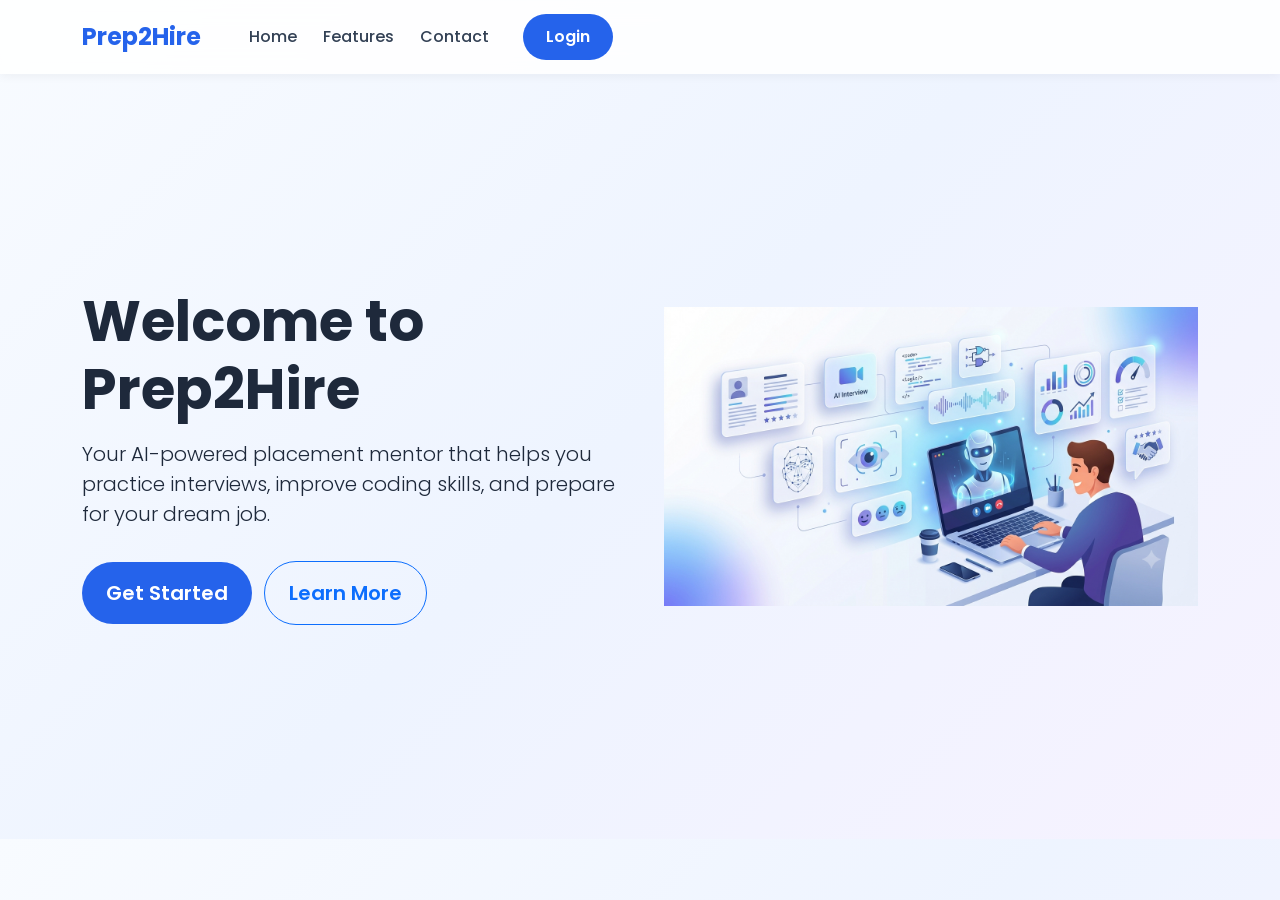
<file: index.html>
<!DOCTYPE html>
<html lang="en">
<head>
    <meta charset="UTF-8">
    <meta name="viewport" content="width=device-width, initial-scale=1.0">
    <title>Prep2Hire</title>

    <!-- Bootstrap CSS -->
    <link href="https://cdn.jsdelivr.net/npm/bootstrap@5.3.7/dist/css/bootstrap.min.css" rel="stylesheet">

    <!-- Custom CSS -->
    <link rel="stylesheet" href="css/style.css">
</head>
<body>

    <!-- Navbar -->
    <nav class="navbar navbar-expand-lg custom-navbar">
        <div class="container">

            <!-- Logo -->
            <a class="navbar-brand fw-bold logo-text" href="#">
                Prep2Hire
            </a>

            <!-- Mobile Toggle -->
            <button class="navbar-toggler" type="button" data-bs-toggle="collapse" data-bs-target="#navbar">
                <span class="navbar-toggler-icon"></span>
            </button>

            <!-- Menu -->
            <div class="collapse navbar-collapse" id="navbar">

                <ul class="navbar-nav ms-4 align-items-lg-center">

                    <li class="nav-item">
                        <a class="nav-link active" href="#">Home</a>
                    </li>

                    <li class="nav-item">
                        <a class="nav-link" href="#">Features</a>
                    </li>

                    <li class="nav-item">
                        <a class="nav-link" href="#">Contact</a>
                    </li>

                    <li class="nav-item ms-lg-3">
                        <a class="btn login-btn" href="pages/login.html">Login</a>
                    </li>

                </ul>

            </div>

        </div>
    </nav>
    <!-- Hero Section -->

<section class="container py-5 hero-section">

    <div class="row align-items-center g-5">
        <!-- Left Side -->

        <div class="col-md-6">

            <h1 class="display-4 fw-bold">
                Welcome to Prep2Hire
            </h1>

            <p class="lead mt-3">
                Your AI-powered placement mentor that helps you practice interviews, improve coding skills, and prepare for your dream job.
            </p>

            <a href="pages/login.html" class="btn btn-primary btn-lg px-4 py-3 mt-3 rounded-pill">
                Get Started
            </a>

            <a href="#" class="btn btn-outline-primary btn-lg px-4 py-3 mt-3 ms-2 rounded-pill">
                Learn More
            </a>

        </div>

        <!-- Right Side -->

        <div class="col-lg-6 text-center">
            <img
                src="images/hero.png"
                alt="Prep2Hire Hero Illustration"
                class="img-fluid hero-image">
        </div>

    </div>

</section>

    <!-- Bootstrap JS -->
    <script src="https://cdn.jsdelivr.net/npm/bootstrap@5.3.7/dist/js/bootstrap.bundle.min.js"></script>

    <!-- Custom JS -->
    <script src="js/script.js"></script>

</body>
</html>
</file>
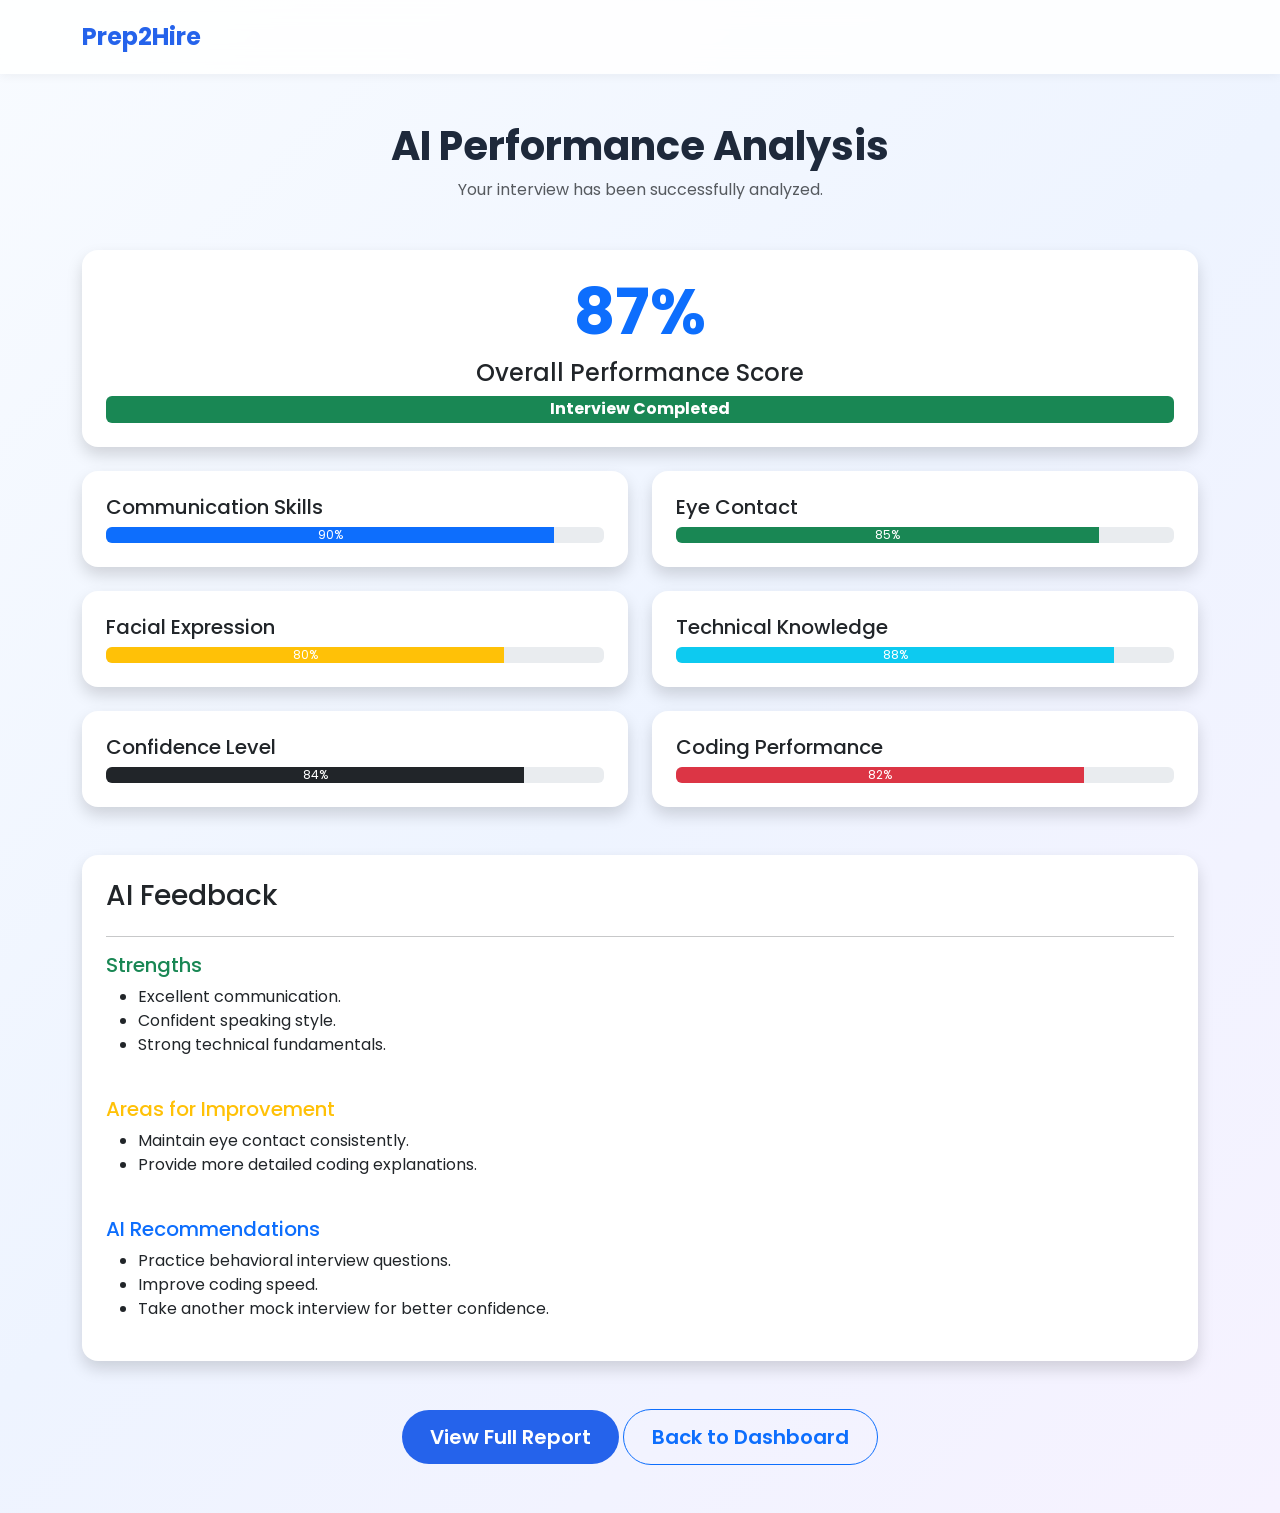
<file: pages/ai-analysis.html>
<!DOCTYPE html>
<html lang="en">

<head>
    <meta charset="UTF-8">
    <meta name="viewport" content="width=device-width, initial-scale=1.0">
    <title>Prep2Hire | AI Analysis</title>

    <link href="https://cdn.jsdelivr.net/npm/bootstrap@5.3.7/dist/css/bootstrap.min.css" rel="stylesheet">
    <link rel="stylesheet" href="../css/style.css">
</head>

<body>

<nav class="navbar navbar-expand-lg custom-navbar">
    <div class="container">
        <a class="navbar-brand logo-text fw-bold" href="../index.html">
            Prep2Hire
        </a>
    </div>
</nav>

<div class="container py-5">

    <div class="text-center mb-5">

        <h1 class="fw-bold">
            AI Performance Analysis
        </h1>

        <p class="text-muted">
            Your interview has been successfully analyzed.
        </p>

    </div>

    <!-- Overall Score -->

    <div class="card shadow border-0 rounded-4 p-4 mb-4 text-center">

        <h2 class="display-3 text-primary fw-bold">
            87%
        </h2>

        <h4>Overall Performance Score</h4>

        <span class="badge bg-success fs-6">
            Interview Completed
        </span>

    </div>

    <!-- Performance Metrics -->

    <div class="row g-4">

        <div class="col-md-6">
            <div class="card p-4 shadow border-0 rounded-4">
                <h5>Communication Skills</h5>
                <div class="progress">
                    <div class="progress-bar bg-primary" style="width:90%">90%</div>
                </div>
            </div>
        </div>

        <div class="col-md-6">
            <div class="card p-4 shadow border-0 rounded-4">
                <h5>Eye Contact</h5>
                <div class="progress">
                    <div class="progress-bar bg-success" style="width:85%">85%</div>
                </div>
            </div>
        </div>

        <div class="col-md-6">
            <div class="card p-4 shadow border-0 rounded-4">
                <h5>Facial Expression</h5>
                <div class="progress">
                    <div class="progress-bar bg-warning" style="width:80%">80%</div>
                </div>
            </div>
        </div>

        <div class="col-md-6">
            <div class="card p-4 shadow border-0 rounded-4">
                <h5>Technical Knowledge</h5>
                <div class="progress">
                    <div class="progress-bar bg-info" style="width:88%">88%</div>
                </div>
            </div>
        </div>

        <div class="col-md-6">
            <div class="card p-4 shadow border-0 rounded-4">
                <h5>Confidence Level</h5>
                <div class="progress">
                    <div class="progress-bar bg-dark" style="width:84%">84%</div>
                </div>
            </div>
        </div>

        <div class="col-md-6">
            <div class="card p-4 shadow border-0 rounded-4">
                <h5>Coding Performance</h5>
                <div class="progress">
                    <div class="progress-bar bg-danger" style="width:82%">82%</div>
                </div>
            </div>
        </div>

    </div>

    <!-- AI Feedback -->

    <div class="card shadow border-0 rounded-4 p-4 mt-5">

        <h3>AI Feedback</h3>

        <hr>

        <h5 class="text-success">Strengths</h5>

        <ul>
            <li>Excellent communication.</li>
            <li>Confident speaking style.</li>
            <li>Strong technical fundamentals.</li>
        </ul>

        <h5 class="text-warning mt-4">Areas for Improvement</h5>

        <ul>
            <li>Maintain eye contact consistently.</li>
            <li>Provide more detailed coding explanations.</li>
        </ul>

        <h5 class="text-primary mt-4">AI Recommendations</h5>

        <ul>
            <li>Practice behavioral interview questions.</li>
            <li>Improve coding speed.</li>
            <li>Take another mock interview for better confidence.</li>
        </ul>

    </div>

    <!-- Buttons -->

    <div class="text-center mt-5">

        <a href="performance-report.html"
           class="btn btn-primary btn-lg rounded-pill ">

            View Full Report

        </a>

        <a href="dashboard.html"
           class="btn btn-outline-primary btn-lg rounded-pill">

            Back to Dashboard

        </a>

    </div>

</div>

<script src="https://cdn.jsdelivr.net/npm/bootstrap@5.3.7/dist/js/bootstrap.bundle.min.js"></script>

</body>

</html>
</file>
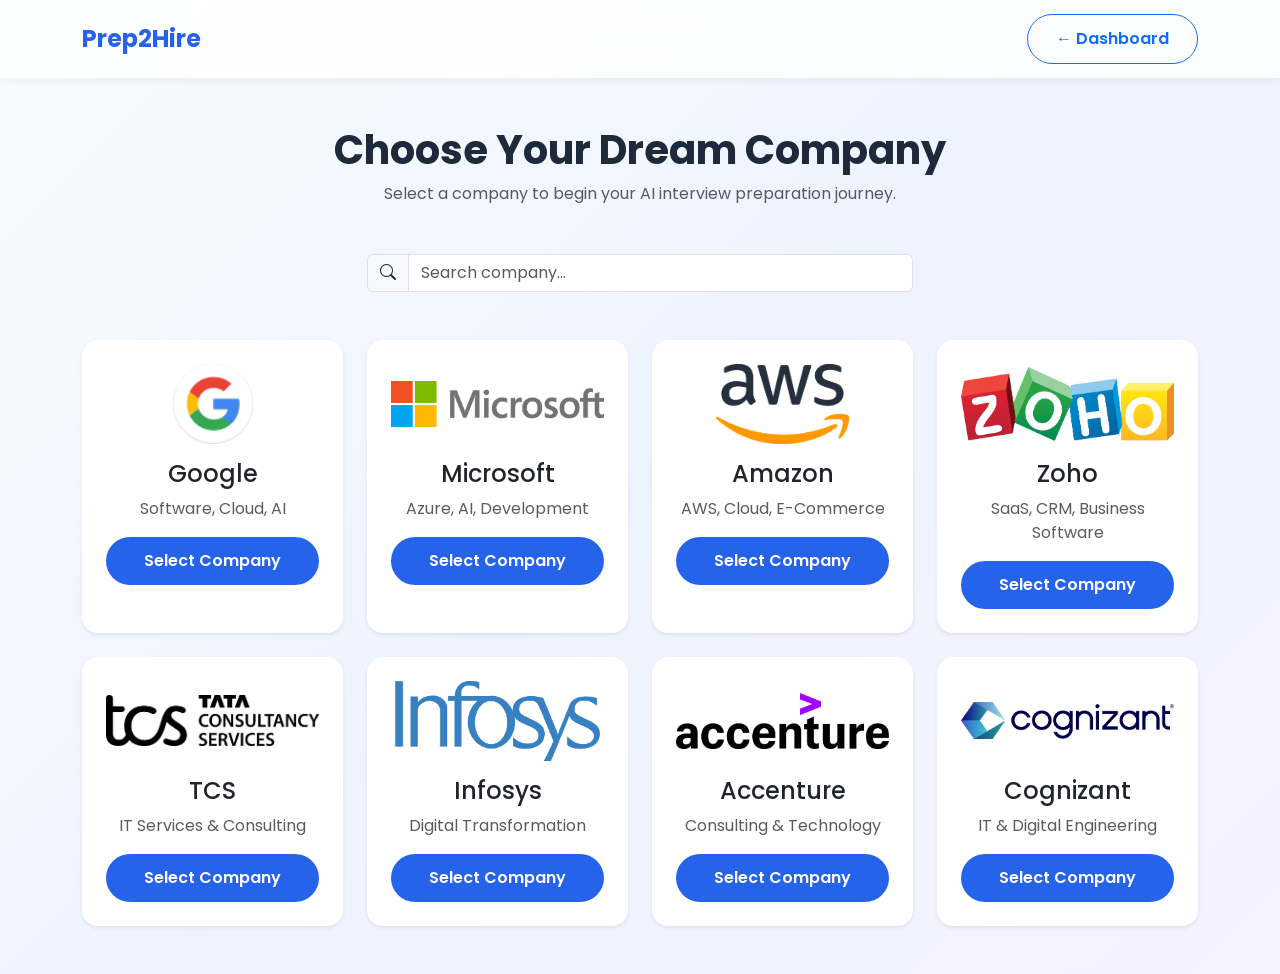
<file: pages/company-selection.html>
<!DOCTYPE html>
<html lang="en">

<head>

    <meta charset="UTF-8">

    <meta name="viewport" content="width=device-width, initial-scale=1.0">

    <title>Prep2Hire | Company Selection</title>

    <!-- Bootstrap CSS -->
    <link href="https://cdn.jsdelivr.net/npm/bootstrap@5.3.7/dist/css/bootstrap.min.css" rel="stylesheet">

    <!-- Bootstrap Icons -->
    <link rel="stylesheet"
        href="https://cdn.jsdelivr.net/npm/bootstrap-icons@1.11.3/font/bootstrap-icons.min.css">

    <!-- Custom CSS -->
    <link rel="stylesheet" href="../css/style.css">

</head>

<body>

    <!-- Navbar -->

    <nav class="navbar navbar-expand-lg custom-navbar">

        <div class="container">

            <a class="navbar-brand logo-text fw-bold" href="../index.html">
                Prep2Hire
            </a>

            <div class="ms-auto">

                <a href="dashboard.html" class="btn btn-outline-primary rounded-pill">
                    ← Dashboard
                </a>

            </div>

        </div>

    </nav>

    <!-- Page Header -->

    <section class="container py-5">

        <div class="text-center mb-5">

            <h1 class="fw-bold">
                Choose Your Dream Company
            </h1>

            <p class="text-muted">

                Select a company to begin your AI interview preparation journey.

            </p>

        </div>

        <!-- Search Box -->

        <div class="row justify-content-center mb-5">

            <div class="col-lg-6">

                <div class="input-group">

                    <span class="input-group-text">

                        <i class="bi bi-search"></i>

                    </span>

                    <input
                        type="text"
                        class="form-control"
                        placeholder="Search company...">

                </div>

            </div>

        </div>

        <!-- Company Cards -->

        <div class="row g-4">

            <!-- Google -->

            <div class="col-lg-3 col-md-6">

                <div class="card shadow-sm border-0 rounded-4 h-100 text-center p-4">

                    <img src="../images/google.png"
                        class="img-fluid mx-auto mb-3"
                        style="height:80px; object-fit:contain;">

                    <h4>Google</h4>

                    <p class="text-muted">

                        Software, Cloud, AI

                    </p>

                    <a href="job-role.html"
                        class="btn btn-primary rounded-pill">

                        Select Company

                    </a>

                </div>

            </div>

            <!-- Microsoft -->

            <div class="col-lg-3 col-md-6">

                <div class="card shadow-sm border-0 rounded-4 h-100 text-center p-4">

                    <img src="../images/microsoft.png"
                        class="img-fluid mx-auto mb-3"
                        style="height:80px; object-fit:contain;">

                    <h4>Microsoft</h4>

                    <p class="text-muted">

                        Azure, AI, Development

                    </p>

                    <a href="job-role.html"
                        class="btn btn-primary rounded-pill">

                        Select Company

                    </a>

                </div>

            </div>

            <!-- Amazon -->

            <div class="col-lg-3 col-md-6">

                <div class="card shadow-sm border-0 rounded-4 h-100 text-center p-4">

                    <img src="../images/amazon.png"
                        class="img-fluid mx-auto mb-3"
                        style="height:80px; object-fit:contain;">

                    <h4>Amazon</h4>

                    <p class="text-muted">

                        AWS, Cloud, E-Commerce

                    </p>

                    <a href="job-role.html"
                        class="btn btn-primary rounded-pill">

                        Select Company

                    </a>

                </div>

            </div>

            <!-- Zoho -->

            <div class="col-lg-3 col-md-6">

                <div class="card shadow-sm border-0 rounded-4 h-100 text-center p-4">

                    <img src="../images/zoho.png"
                        class="img-fluid mx-auto mb-3"
                        style="height:80px; object-fit:contain;">

                    <h4>Zoho</h4>

                    <p class="text-muted">

                        SaaS, CRM, Business Software

                    </p>

                    <a href="job-role.html"
                        class="btn btn-primary rounded-pill">

                        Select Company

                    </a>

                </div>

            </div>

            <!-- TCS -->

            <div class="col-lg-3 col-md-6">

                <div class="card shadow-sm border-0 rounded-4 h-100 text-center p-4">

                    <img src="../images/tcs.png"
                        class="img-fluid mx-auto mb-3"
                        style="height:80px; object-fit:contain;">

                    <h4>TCS</h4>

                    <p class="text-muted">

                        IT Services & Consulting

                    </p>

                    <a href="job-role.html"
                        class="btn btn-primary rounded-pill">

                        Select Company

                    </a>

                </div>

            </div>

            <!-- Infosys -->

            <div class="col-lg-3 col-md-6">

                <div class="card shadow-sm border-0 rounded-4 h-100 text-center p-4">

                    <img src="../images/infosys.png"
                        class="img-fluid mx-auto mb-3"
                        style="height:80px; object-fit:contain;">

                    <h4>Infosys</h4>

                    <p class="text-muted">

                        Digital Transformation

                    </p>

                    <a href="job-role.html"
                        class="btn btn-primary rounded-pill">

                        Select Company

                    </a>

                </div>

            </div>

            <!-- Accenture -->

            <div class="col-lg-3 col-md-6">

                <div class="card shadow-sm border-0 rounded-4 h-100 text-center p-4">

                    <img src="../images/accenture.png"
                        class="img-fluid mx-auto mb-3"
                        style="height:80px; object-fit:contain;">

                    <h4>Accenture</h4>

                    <p class="text-muted">

                        Consulting & Technology

                    </p>

                    <a href="job-role.html"
                        class="btn btn-primary rounded-pill">

                        Select Company

                    </a>

                </div>

            </div>

            <!-- Cognizant -->

            <div class="col-lg-3 col-md-6">

                <div class="card shadow-sm border-0 rounded-4 h-100 text-center p-4">

                    <img src="../images/cognizant.png"
                        class="img-fluid mx-auto mb-3"
                        style="height:80px; object-fit:contain;">

                    <h4>Cognizant</h4>

                    <p class="text-muted">

                        IT & Digital Engineering

                    </p>

                    <a href="job-role.html"
                        class="btn btn-primary rounded-pill">

                        Select Company

                    </a>

                </div>

            </div>

        </div>

    </section>

    <!-- Bootstrap JS -->

    <script src="https://cdn.jsdelivr.net/npm/bootstrap@5.3.7/dist/js/bootstrap.bundle.min.js"></script>

    <!-- Custom JS -->

    <script src="../js/script.js"></script>

</body>

</html>
</file>
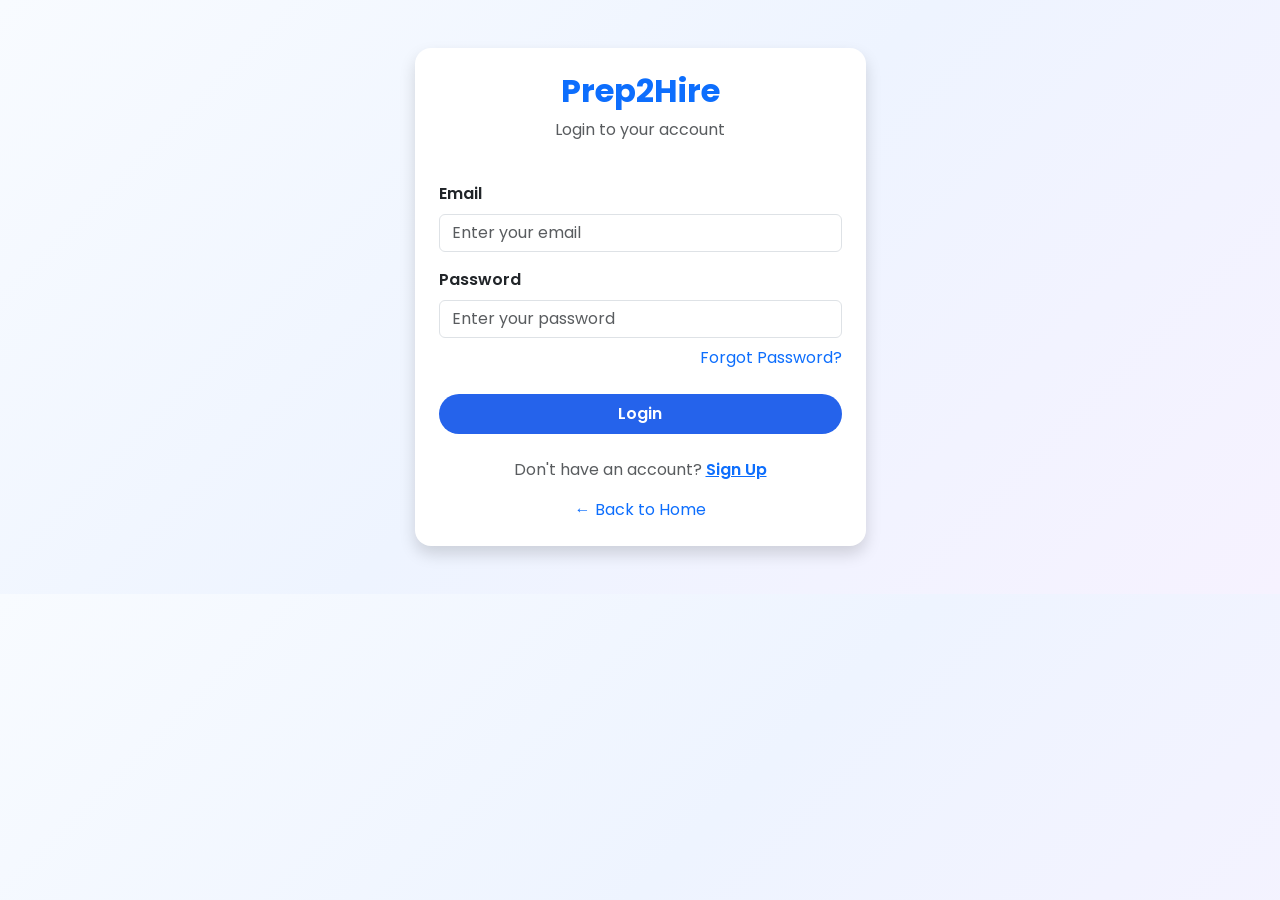
<file: pages/dashboard.html>
<!DOCTYPE html>
<html lang="en">

<head>

    <meta charset="UTF-8">

    <meta
        name="viewport"
        content="width=device-width, initial-scale=1.0">

    <title>Prep2Hire | Dashboard</title>


    <!-- Bootstrap CSS -->

    <link
        href="https://cdn.jsdelivr.net/npm/bootstrap@5.3.7/dist/css/bootstrap.min.css"
        rel="stylesheet">


    <!-- Bootstrap Icons -->

    <link
        rel="stylesheet"
        href="https://cdn.jsdelivr.net/npm/bootstrap-icons@1.11.3/font/bootstrap-icons.min.css">


    <!-- Custom CSS -->

    <link
        rel="stylesheet"
        href="../css/style.css">

</head>


<body>


<div class="container-fluid">

    <div class="row">


        <!-- ================================================= -->
        <!-- SIDEBAR -->
        <!-- ================================================= -->

        <div
            class="col-lg-2
                   bg-white
                   shadow-sm
                   min-vh-100
                   p-4">


            <!-- Logo -->

            <h3
                class="text-primary
                       fw-bold
                       mb-4">

                Prep2Hire

            </h3>


            <!-- Navigation -->

            <div
                class="list-group
                       list-group-flush">


                <!-- Dashboard -->

                <a
                    href="dashboard.html"
                    class="list-group-item
                           list-group-item-action
                           border-0
                           active">

                    <i
                        class="bi bi-speedometer2 me-2">
                    </i>

                    Dashboard

                </a>


                <!-- Companies -->

                <a
                    href="company-selection.html"
                    class="list-group-item
                           list-group-item-action
                           border-0">

                    <i
                        class="bi bi-building me-2">
                    </i>

                    Companies

                </a>


                <!-- Job Roles -->

                <a
                    href="job-roles.html"
                    class="list-group-item
                           list-group-item-action
                           border-0">

                    <i
                        class="bi bi-briefcase me-2">
                    </i>

                    Job Roles

                </a>


                <!-- Resume -->

                <a
                    href="resume-upload.html"
                    class="list-group-item
                           list-group-item-action
                           border-0">

                    <i
                        class="bi bi-file-earmark-arrow-up me-2">
                    </i>

                    Resume Upload

                </a>


                <!-- Interview -->

                <a
                    href="interview-mode.html"
                    class="list-group-item
                           list-group-item-action
                           border-0">

                    <i
                        class="bi bi-camera-video me-2">
                    </i>

                    AI Interview

                </a>


                <!-- Coding -->

                <a
                    href="coding-assessment.html"
                    class="list-group-item
                           list-group-item-action
                           border-0">

                    <i
                        class="bi bi-code-slash me-2">
                    </i>

                    Coding Assessment

                </a>


                <!-- Analysis -->

                <a
                    href="ai-analysis.html"
                    class="list-group-item
                           list-group-item-action
                           border-0">

                    <i
                        class="bi bi-graph-up me-2">
                    </i>

                    AI Analysis

                </a>


                <!-- Report -->

                <a
                    href="performance-report.html"
                    class="list-group-item
                           list-group-item-action
                           border-0">

                    <i
                        class="bi bi-bar-chart me-2">
                    </i>

                    Performance Report

                </a>


                <!-- Profile -->

                <a
                    href="profile.html"
                    class="list-group-item
                           list-group-item-action
                           border-0">

                    <i
                        class="bi bi-person me-2">
                    </i>

                    Profile

                </a>


                <!-- Settings -->

                <a
                    href="settings.html"
                    class="list-group-item
                           list-group-item-action
                           border-0">

                    <i
                        class="bi bi-gear me-2">
                    </i>

                    Settings

                </a>


                <!-- Logout -->

                <a
                    href="#"
                    onclick="logoutUser(); return false;"
                    class="list-group-item
                           list-group-item-action
                           border-0
                           text-danger">

                    <i
                        class="bi bi-box-arrow-right me-2">
                    </i>

                    Logout

                </a>


            </div>

        </div>



        <!-- ================================================= -->
        <!-- MAIN CONTENT -->
        <!-- ================================================= -->

        <div
            class="col-lg-10
                   p-4">


            <!-- ================================================= -->
            <!-- TOP HEADER -->
            <!-- ================================================= -->

            <div
                class="d-flex
                       justify-content-between
                       align-items-center
                       mb-4">


                <div>

                    <h2
                        class="fw-bold">

                        Welcome Back,
                        <span
                            class="user-name">
                            Student
                        </span>
                        👋

                    </h2>


                    <p
                        class="text-muted mb-0">

                        Ready to crack your dream job today?

                    </p>

                </div>


                <!-- User -->

                <div
                    class="d-flex
                           align-items-center
                           gap-3">


                    <i
                        class="bi bi-bell fs-4">
                    </i>


                    <div>

                        <div
                            class="fw-semibold user-name">

                            Student

                        </div>


                        <small
                            class="text-muted user-email">

                            Student Account

                        </small>

                    </div>

                </div>

            </div>



            <!-- ================================================= -->
            <!-- WELCOME CARD -->
            <!-- ================================================= -->

            <div
                class="card
                       border-0
                       shadow-sm
                       rounded-4
                       mb-4">


                <div
                    class="card-body
                           p-4">


                    <div
                        class="row
                               align-items-center">


                        <div
                            class="col-md-8">


                            <h3
                                class="fw-bold">

                                Your AI Placement Journey Starts Here 🚀

                            </h3>


                            <p
                                class="text-muted">

                                Practice realistic HR, technical and
                                coding interviews with your AI placement
                                mentor.

                            </p>


                            <a
                                href="company-selection.html"
                                class="btn
                                       btn-primary
                                       rounded-pill
                                       px-4">

                                Start Preparation

                            </a>

                        </div>


                        <div
                            class="col-md-4
                                   text-center
                                   mt-3
                                   mt-md-0">


                            <i
                                class="bi bi-robot
                                       display-1
                                       text-primary">
                            </i>

                        </div>

                    </div>

                </div>

            </div>



            <!-- ================================================= -->
            <!-- STATISTICS -->
            <!-- ================================================= -->

            <div
                class="row
                       g-4">


                <!-- Resume -->

                <div
                    class="col-md-3">

                    <div
                        class="card
                               shadow-sm
                               border-0
                               rounded-4
                               p-3
                               h-100">


                        <div
                            class="d-flex
                                   justify-content-between">

                            <div>

                                <h6
                                    class="text-muted">

                                    Resume

                                </h6>


                                <h3
                                    class="fw-bold
                                           text-primary">

                                    <span
                                        id="resumeStatus">

                                        Not Uploaded

                                    </span>

                                </h3>

                            </div>


                            <i
                                class="bi bi-file-earmark-text
                                       fs-2
                                       text-primary">
                            </i>

                        </div>

                    </div>

                </div>



                <!-- Companies -->

                <div
                    class="col-md-3">

                    <div
                        class="card
                               shadow-sm
                               border-0
                               rounded-4
                               p-3
                               h-100">


                        <div
                            class="d-flex
                                   justify-content-between">

                            <div>

                                <h6
                                    class="text-muted">

                                    Companies

                                </h6>


                                <h3
                                    class="fw-bold
                                           text-success">

                                    8

                                </h3>

                            </div>


                            <i
                                class="bi bi-building
                                       fs-2
                                       text-success">
                            </i>

                        </div>

                    </div>

                </div>



                <!-- Interviews -->

                <div
                    class="col-md-3">

                    <div
                        class="card
                               shadow-sm
                               border-0
                               rounded-4
                               p-3
                               h-100">


                        <div
                            class="d-flex
                                   justify-content-between">

                            <div>

                                <h6
                                    class="text-muted">

                                    Interviews

                                </h6>


                                <h3
                                    class="fw-bold
                                           text-warning">

                                    0

                                </h3>

                            </div>


                            <i
                                class="bi bi-camera-video
                                       fs-2
                                       text-warning">
                            </i>

                        </div>

                    </div>

                </div>



                <!-- Score -->

                <div
                    class="col-md-3">

                    <div
                        class="card
                               shadow-sm
                               border-0
                               rounded-4
                               p-3
                               h-100">


                        <div
                            class="d-flex
                                   justify-content-between">

                            <div>

                                <h6
                                    class="text-muted">

                                    Average Score

                                </h6>


                                <h3
                                    class="fw-bold
                                           text-danger">

                                    --

                                </h3>

                            </div>


                            <i
                                class="bi bi-bar-chart
                                       fs-2
                                       text-danger">
                            </i>

                        </div>

                    </div>

                </div>

            </div>



            <!-- ================================================= -->
            <!-- QUICK ACTIONS -->
            <!-- ================================================= -->

            <h3
                class="mt-5
                       mb-3
                       fw-bold">

                Quick Actions

            </h3>


            <div
                class="row
                       g-3">


                <!-- Resume -->

                <div
                    class="col-md-3">

                    <a
                        href="resume-upload.html"
                        class="btn
                               btn-primary
                               w-100
                               py-3
                               rounded-3">

                        <i
                            class="bi bi-upload me-2">
                        </i>

                        Upload Resume

                    </a>

                </div>


                <!-- Interview -->

                <div
                    class="col-md-3">

                    <a
                        href="company-selection.html"
                        class="btn
                               btn-success
                               w-100
                               py-3
                               rounded-3">

                        <i
                            class="bi bi-camera-video me-2">
                        </i>

                        Start Interview

                    </a>

                </div>


                <!-- Coding -->

                <div
                    class="col-md-3">

                    <a
                        href="coding-assessment.html"
                        class="btn
                               btn-warning
                               w-100
                               py-3
                               rounded-3">

                        <i
                            class="bi bi-code-slash me-2">
                        </i>

                        Coding Test

                    </a>

                </div>


                <!-- Report -->

                <div
                    class="col-md-3">

                    <a
                        href="performance-report.html"
                        class="btn
                               btn-dark
                               w-100
                               py-3
                               rounded-3">

                        <i
                            class="bi bi-bar-chart me-2">
                        </i>

                        View Report

                    </a>

                </div>

            </div>



            <!-- ================================================= -->
            <!-- RECENT ACTIVITY -->
            <!-- ================================================= -->

            <div
                class="card
                       mt-5
                       shadow-sm
                       border-0
                       rounded-4">


                <div
                    class="card-body">


                    <h4
                        class="mb-3
                               fw-bold">

                        Recent Activity

                    </h4>


                    <div
                        id="recentActivity">


                        <div
                            class="text-center
                                   py-4
                                   text-muted">


                            <i
                                class="bi bi-clock-history
                                       fs-2">
                            </i>


                            <p
                                class="mt-2 mb-0">

                                No interviews completed yet.

                            </p>


                            <small>

                                Complete your first AI interview
                                to see your activity here.

                            </small>

                        </div>

                    </div>

                </div>

            </div>



            <!-- ================================================= -->
            <!-- AI RECOMMENDATIONS -->
            <!-- ================================================= -->

            <div
                class="card
                       mt-4
                       shadow-sm
                       border-0
                       rounded-4">


                <div
                    class="card-body">


                    <h4
                        class="mb-3
                               fw-bold">

                        <i
                            class="bi bi-stars
                                   text-primary me-2">
                        </i>

                        AI Recommendations

                    </h4>


                    <div
                        class="row
                               g-3">


                        <div
                            class="col-md-6">


                            <div
                                class="p-3
                                       bg-light
                                       rounded-3">


                                <i
                                    class="bi bi-eye
                                           text-primary me-2">
                                </i>

                                Improve Eye Contact

                            </div>

                        </div>


                        <div
                            class="col-md-6">


                            <div
                                class="p-3
                                       bg-light
                                       rounded-3">


                                <i
                                    class="bi bi-code-slash
                                           text-success me-2">
                                </i>

                                Practice DSA Questions

                            </div>

                        </div>


                        <div
                            class="col-md-6">


                            <div
                                class="p-3
                                       bg-light
                                       rounded-3">


                                <i
                                    class="bi bi-mic
                                           text-warning me-2">
                                </i>

                                Improve Communication Skills

                            </div>

                        </div>


                        <div
                            class="col-md-6">


                            <div
                                class="p-3
                                       bg-light
                                       rounded-3">


                                <i
                                    class="bi bi-camera-video
                                           text-danger me-2">
                                </i>

                                Take One Mock Interview Today

                            </div>

                        </div>

                    </div>

                </div>

            </div>


        </div>

    </div>

</div>



<!-- ================================================= -->
<!-- BOOTSTRAP JS -->
<!-- ================================================= -->

<script
    src="https://cdn.jsdelivr.net/npm/bootstrap@5.3.7/dist/js/bootstrap.bundle.min.js">
</script>



<!-- ================================================= -->
<!-- AUTHENTICATION -->
<!-- ================================================= -->

<script src="../js/auth.js"></script>


<script>

    /*
     * Protect dashboard.
     * If the student is not logged in,
     * they will automatically return to login.
     */

    protectPage();


    /*
     * Load the currently logged-in
     * student's name and email.
     */

    loadCurrentUser();


    /*
     * Check whether a resume was uploaded.
     */

    const savedResume =
        localStorage.getItem("prep2hireResume");


    if (savedResume) {

        document.getElementById(
            "resumeStatus"
        ).textContent = "Uploaded";

    }

</script>


</body>

</html>
</file>
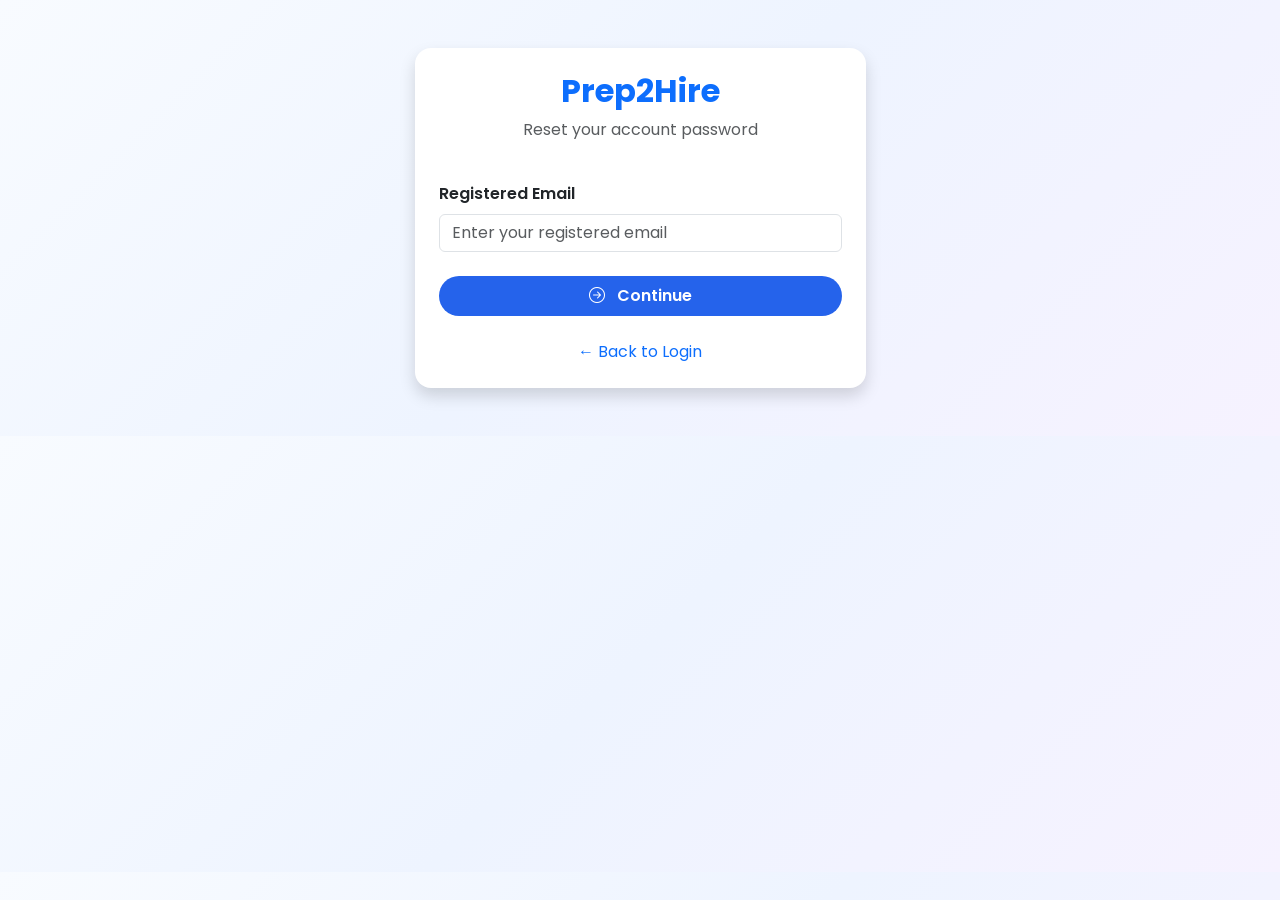
<file: pages/forgot-password.html>
<!DOCTYPE html>
<html lang="en">

<head>

    <meta charset="UTF-8">

    <meta
        name="viewport"
        content="width=device-width, initial-scale=1.0">

    <title>Prep2Hire | Reset Password</title>


    <!-- Bootstrap -->

    <link
        href="https://cdn.jsdelivr.net/npm/bootstrap@5.3.7/dist/css/bootstrap.min.css"
        rel="stylesheet">


    <!-- Bootstrap Icons -->

    <link
        rel="stylesheet"
        href="https://cdn.jsdelivr.net/npm/bootstrap-icons@1.11.3/font/bootstrap-icons.min.css">


    <!-- Custom CSS -->

    <link
        rel="stylesheet"
        href="../css/style.css">

</head>


<body>


<div class="container py-5">

    <div class="row justify-content-center">

        <div class="col-md-6 col-lg-5">

            <div
                class="card
                       border-0
                       shadow
                       rounded-4
                       p-4">


                <!-- Logo -->

                <div class="text-center mb-4">

                    <a
                        href="../index.html"
                        class="text-decoration-none">

                        <h2
                            class="fw-bold text-primary">

                            Prep2Hire

                        </h2>

                    </a>


                    <p
                        class="text-muted">

                        Reset your account password

                    </p>

                </div>


                <!-- ================================================= -->
                <!-- EMAIL SECTION -->
                <!-- ================================================= -->

                <div id="emailSection">


                    <div class="mb-4">

                        <label
                            class="form-label fw-semibold">

                            Registered Email

                        </label>


                        <input
                            type="email"
                            id="resetEmail"
                            class="form-control"
                            placeholder="Enter your registered email"
                            required>

                    </div>


                    <button
                        type="button"
                        onclick="verifyEmail()"
                        class="btn
                               btn-primary
                               w-100
                               rounded-pill
                               py-2">

                        <i
                            class="bi bi-arrow-right-circle me-2">
                        </i>

                        Continue

                    </button>


                </div>



                <!-- ================================================= -->
                <!-- PASSWORD RESET SECTION -->
                <!-- ================================================= -->

                <div
                    id="passwordSection"
                    style="display: none;">


                    <div
                        class="alert
                               alert-success
                               rounded-3">

                        <i
                            class="bi bi-check-circle me-2">
                        </i>

                        Email verified successfully.

                        <br>

                        Create your new password below.

                    </div>


                    <!-- New Password -->

                    <div class="mb-3">

                        <label
                            class="form-label fw-semibold">

                            New Password

                        </label>


                        <input
                            type="password"
                            id="newPassword"
                            class="form-control"
                            placeholder="Enter new password">

                    </div>


                    <!-- Confirm Password -->

                    <div class="mb-4">

                        <label
                            class="form-label fw-semibold">

                            Confirm New Password

                        </label>


                        <input
                            type="password"
                            id="confirmNewPassword"
                            class="form-control"
                            placeholder="Confirm new password">

                    </div>


                    <button
                        type="button"
                        onclick="resetPassword()"
                        class="btn
                               btn-primary
                               w-100
                               rounded-pill
                               py-2">

                        <i
                            class="bi bi-shield-check me-2">
                        </i>

                        Reset Password

                    </button>


                </div>



                <!-- ================================================= -->
                <!-- BACK TO LOGIN -->
                <!-- ================================================= -->

                <div
                    class="text-center mt-4">

                    <a
                        href="login.html"
                        class="text-decoration-none">

                        ← Back to Login

                    </a>

                </div>


            </div>

        </div>

    </div>

</div>



<!-- ================================================= -->
<!-- AUTH JS -->
<!-- ================================================= -->

<script src="../js/auth.js"></script>


<script>


// ==========================================
// VERIFY EMAIL
// ==========================================

function verifyEmail() {


    const email =
        document
            .getElementById("resetEmail")
            .value
            .trim();


    if (!email) {

        alert(
            "Please enter your registered email."
        );

        return;

    }


    // Get all users

    const users =
        getUsers();


    // Find user

    const user =
        users.find(
            account =>

                account.email.toLowerCase() ===
                email.toLowerCase()
        );


    if (!user) {

        alert(
            "No account was found with this email address."
        );

        return;

    }


    // Store email temporarily

    sessionStorage.setItem(
        "prep2hireResetEmail",
        user.email
    );


    // Hide email section

    document
        .getElementById("emailSection")
        .style.display = "none";


    // Show password section

    document
        .getElementById("passwordSection")
        .style.display = "block";

}



// ==========================================
// RESET PASSWORD
// ==========================================

function resetPassword() {


    const newPassword =
        document
            .getElementById("newPassword")
            .value;


    const confirmPassword =
        document
            .getElementById("confirmNewPassword")
            .value;


    // Check password

    if (!newPassword || !confirmPassword) {

        alert(
            "Please enter and confirm your new password."
        );

        return;

    }


    // Minimum password length

    if (newPassword.length < 6) {

        alert(
            "Password must contain at least 6 characters."
        );

        return;

    }


    // Check passwords

    if (newPassword !== confirmPassword) {

        alert(
            "Passwords do not match."
        );

        return;

    }


    // Get reset email

    const resetEmail =
        sessionStorage.getItem(
            "prep2hireResetEmail"
        );


    if (!resetEmail) {

        alert(
            "Reset session expired. Please start again."
        );

        window.location.href =
            "forgot-password.html";

        return;

    }


    // Get all users

    const users =
        getUsers();


    // Find account

    const userIndex =
        users.findIndex(
            user =>

                user.email.toLowerCase() ===
                resetEmail.toLowerCase()
        );


    if (userIndex === -1) {

        alert(
            "Account not found."
        );

        return;

    }


    // Update password

    users[userIndex].password =
        newPassword;


    // Save users

    saveUsers(users);


    // Remove temporary reset session

    sessionStorage.removeItem(
        "prep2hireResetEmail"
    );


    // Success

    alert(
        "Password reset successfully! Please login with your new password."
    );


    // Go to login

    window.location.href =
        "login.html";

}


</script>


</body>

</html>
</file>
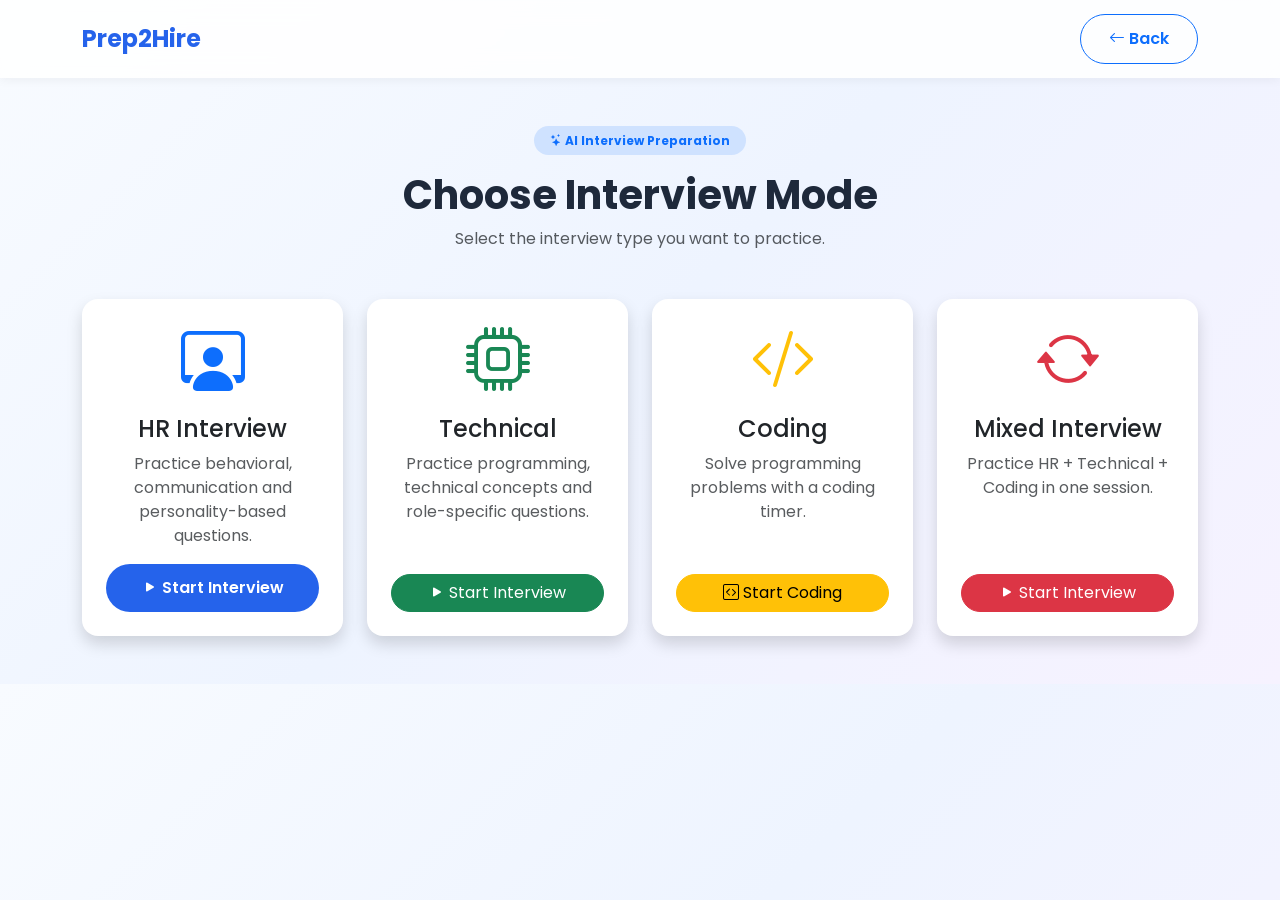
<file: pages/interview-mode.html>
<!DOCTYPE html>
<html lang="en">

<head>

    <meta charset="UTF-8">
    <meta name="viewport" content="width=device-width, initial-scale=1.0">

    <meta name="description"
        content="Choose your Prep2Hire interview mode.">

    <title>Prep2Hire | Interview Mode</title>

    <!-- Bootstrap -->
    <link
        href="https://cdn.jsdelivr.net/npm/bootstrap@5.3.7/dist/css/bootstrap.min.css"
        rel="stylesheet">

    <!-- Bootstrap Icons -->
    <link
        rel="stylesheet"
        href="https://cdn.jsdelivr.net/npm/bootstrap-icons@1.11.3/font/bootstrap-icons.min.css">

    <!-- Main CSS -->
    <link
        rel="stylesheet"
        href="../css/style.css">

</head>

<body>

    <!-- ==========================================
         NAVBAR
    =========================================== -->

    <nav class="navbar navbar-expand-lg custom-navbar">

        <div class="container">

            <a
                class="navbar-brand logo-text fw-bold"
                href="../index.html">

                Prep2Hire

            </a>

            <a
                href="resume-upload.html"
                class="btn btn-outline-primary rounded-pill">

                <i class="bi bi-arrow-left"></i>
                Back

            </a>

        </div>

    </nav>


    <!-- ==========================================
         MAIN CONTENT
    =========================================== -->

    <main class="container py-5">

        <!-- Page Heading -->

        <div class="text-center mb-5">

            <span
                class="badge bg-primary-subtle text-primary rounded-pill px-3 py-2">

                <i class="bi bi-stars"></i>
                AI Interview Preparation

            </span>

            <h1 class="fw-bold mt-3">

                Choose Interview Mode

            </h1>

            <p class="text-muted">

                Select the interview type you want to practice.

            </p>

        </div>


        <!-- ======================================
             INTERVIEW CARDS
        ======================================= -->

        <div class="row g-4">


            <!-- ==================================
                 HR INTERVIEW
            =================================== -->

            <div class="col-lg-3 col-md-6">

                <div
                    class="card shadow border-0 rounded-4 text-center p-4 h-100">

                    <i
                        class="bi bi-person-workspace display-3 text-primary">
                    </i>

                    <h4 class="mt-3">

                        HR Interview

                    </h4>

                    <p class="text-muted">

                        Practice behavioral,
                        communication and
                        personality-based questions.

                    </p>

                    <button
                        type="button"
                        onclick="selectInterviewMode('HR')"
                        class="btn btn-primary rounded-pill mt-auto">

                        <i class="bi bi-play-fill"></i>

                        Start Interview

                    </button>

                </div>

            </div>


            <!-- ==================================
                 TECHNICAL INTERVIEW
            =================================== -->

            <div class="col-lg-3 col-md-6">

                <div
                    class="card shadow border-0 rounded-4 text-center p-4 h-100">

                    <i
                        class="bi bi-cpu display-3 text-success">
                    </i>

                    <h4 class="mt-3">

                        Technical

                    </h4>

                    <p class="text-muted">

                        Practice programming,
                        technical concepts and
                        role-specific questions.

                    </p>

                    <button
                        type="button"
                        onclick="selectInterviewMode('Technical')"
                        class="btn btn-success rounded-pill mt-auto">

                        <i class="bi bi-play-fill"></i>

                        Start Interview

                    </button>

                </div>

            </div>


            <!-- ==================================
                 CODING
            =================================== -->

            <div class="col-lg-3 col-md-6">

                <div
                    class="card shadow border-0 rounded-4 text-center p-4 h-100">

                    <i
                        class="bi bi-code-slash display-3 text-warning">
                    </i>

                    <h4 class="mt-3">

                        Coding

                    </h4>

                    <p class="text-muted">

                        Solve programming problems
                        with a coding timer.

                    </p>

                    <button
                        type="button"
                        onclick="selectInterviewMode('Coding')"
                        class="btn btn-warning rounded-pill mt-auto">

                        <i class="bi bi-code-square"></i>

                        Start Coding

                    </button>

                </div>

            </div>


            <!-- ==================================
                 MIXED INTERVIEW
            =================================== -->

            <div class="col-lg-3 col-md-6">

                <div
                    class="card shadow border-0 rounded-4 text-center p-4 h-100">

                    <i
                        class="bi bi-arrow-repeat display-3 text-danger">
                    </i>

                    <h4 class="mt-3">

                        Mixed Interview

                    </h4>

                    <p class="text-muted">

                        Practice HR + Technical
                        + Coding in one session.

                    </p>

                    <button
                        type="button"
                        onclick="selectInterviewMode('Mixed')"
                        class="btn btn-danger rounded-pill mt-auto">

                        <i class="bi bi-play-fill"></i>

                        Start Interview

                    </button>

                </div>

            </div>

        </div>


        <!-- ======================================
             SELECTED MODE MESSAGE
        ======================================= -->

        <div
            id="selectionMessage"
            class="alert alert-primary text-center mt-5 d-none">

            <i class="bi bi-hourglass-split"></i>

            Preparing your interview...

        </div>

    </main>


    <!-- Bootstrap JS -->

    <script
        src="https://cdn.jsdelivr.net/npm/bootstrap@5.3.7/dist/js/bootstrap.bundle.min.js">
    </script>


    <!-- ==========================================
         INTERVIEW MODE JAVASCRIPT
    =========================================== -->

    <script>

        function selectInterviewMode(mode) {

            // Save selected interview mode
            localStorage.setItem(
                "interviewMode",
                mode
            );


            // Show loading message
            const message =
                document.getElementById(
                    "selectionMessage"
                );

            message.classList.remove("d-none");


            // Decide which page to open
            if (mode === "Coding") {

                window.location.href =
                    "coding-assessment.html";

            } else {

                window.location.href =
                    "ai-interview.html";

            }

        }

    </script>

</body>

</html>
</file>
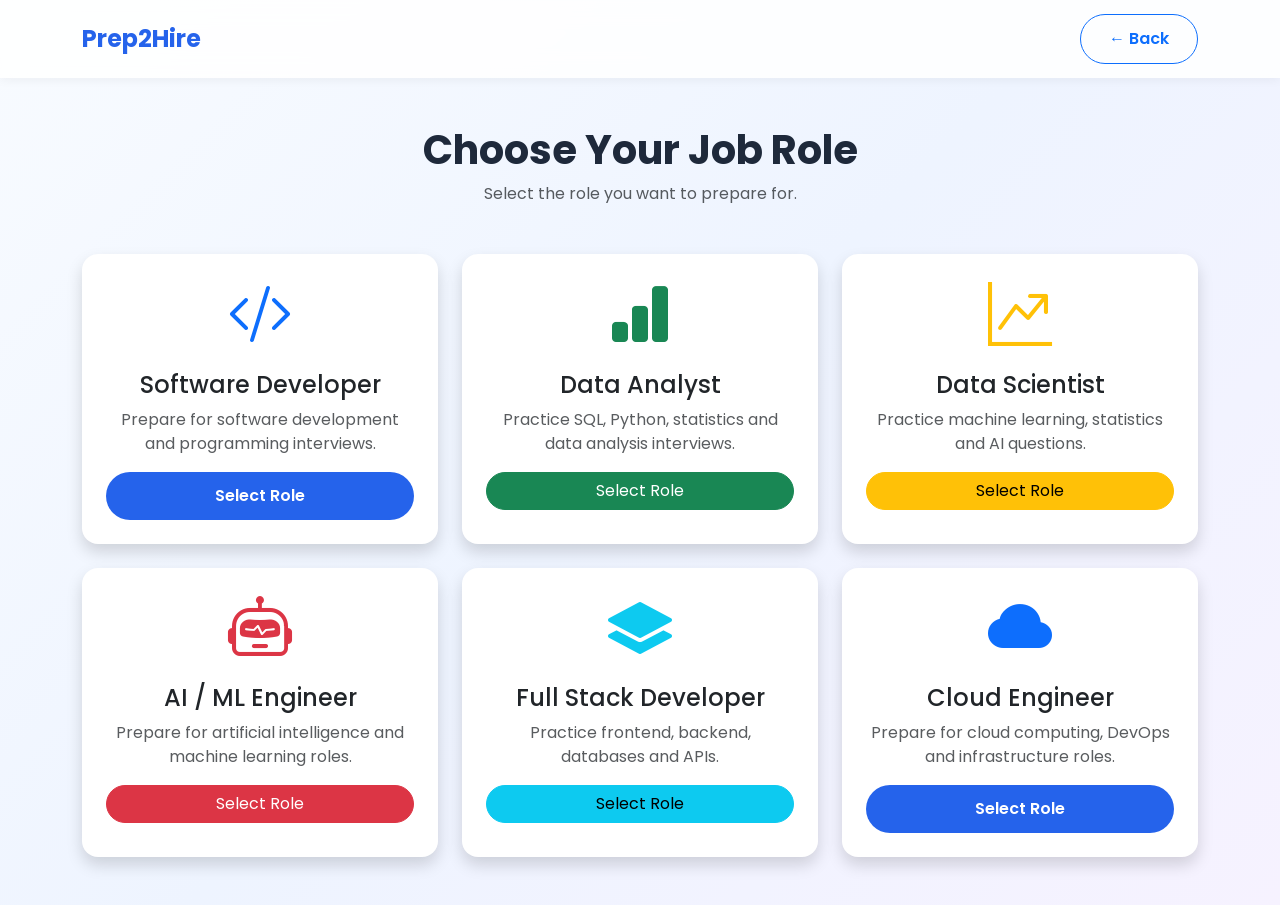
<file: pages/job-role.html>
<!DOCTYPE html>
<html lang="en">

<head>

    <meta charset="UTF-8">

    <meta name="viewport" content="width=device-width, initial-scale=1.0">

    <title>Prep2Hire | Job Role Selection</title>

    <!-- Bootstrap CSS -->
    <link href="https://cdn.jsdelivr.net/npm/bootstrap@5.3.7/dist/css/bootstrap.min.css"
        rel="stylesheet">

    <!-- Bootstrap Icons -->
    <link rel="stylesheet"
        href="https://cdn.jsdelivr.net/npm/bootstrap-icons@1.11.3/font/bootstrap-icons.min.css">

    <!-- Custom CSS -->
    <link rel="stylesheet" href="../css/style.css">

</head>

<body>


    <!-- Navbar -->

    <nav class="navbar navbar-expand-lg custom-navbar">

        <div class="container">

            <a class="navbar-brand logo-text fw-bold"
                href="../index.html">

                Prep2Hire

            </a>


            <a href="company-selection.html"
                class="btn btn-outline-primary rounded-pill">

                ← Back

            </a>

        </div>

    </nav>


    <!-- Page -->

    <section class="container py-5">


        <!-- Heading -->

        <div class="text-center mb-5">

            <h1 class="fw-bold">

                Choose Your Job Role

            </h1>

            <p class="text-muted">

                Select the role you want to prepare for.

            </p>

        </div>


        <!-- Job Roles -->

        <div class="row g-4">


            <!-- Software Developer -->

            <div class="col-lg-4 col-md-6">

                <div class="card shadow border-0 rounded-4 p-4 text-center h-100">

                    <i class="bi bi-code-slash display-3 text-primary"></i>

                    <h4 class="mt-3">

                        Software Developer

                    </h4>

                    <p class="text-muted">

                        Prepare for software development
                        and programming interviews.

                    </p>

                    <a href="resume-upload.html"
                        class="btn btn-primary rounded-pill">

                        Select Role

                    </a>

                </div>

            </div>


            <!-- Data Analyst -->

            <div class="col-lg-4 col-md-6">

                <div class="card shadow border-0 rounded-4 p-4 text-center h-100">

                    <i class="bi bi-bar-chart-fill display-3 text-success"></i>

                    <h4 class="mt-3">

                        Data Analyst

                    </h4>

                    <p class="text-muted">

                        Practice SQL, Python, statistics
                        and data analysis interviews.

                    </p>

                    <a href="resume-upload.html"
                        class="btn btn-success rounded-pill">

                        Select Role

                    </a>

                </div>

            </div>


            <!-- Data Scientist -->

            <div class="col-lg-4 col-md-6">

                <div class="card shadow border-0 rounded-4 p-4 text-center h-100">

                    <i class="bi bi-graph-up-arrow display-3 text-warning"></i>

                    <h4 class="mt-3">

                        Data Scientist

                    </h4>

                    <p class="text-muted">

                        Practice machine learning,
                        statistics and AI questions.

                    </p>

                    <a href="resume-upload.html"
                        class="btn btn-warning rounded-pill">

                        Select Role

                    </a>

                </div>

            </div>


            <!-- AI/ML Engineer -->

            <div class="col-lg-4 col-md-6">

                <div class="card shadow border-0 rounded-4 p-4 text-center h-100">

                    <i class="bi bi-robot display-3 text-danger"></i>

                    <h4 class="mt-3">

                        AI / ML Engineer

                    </h4>

                    <p class="text-muted">

                        Prepare for artificial intelligence
                        and machine learning roles.

                    </p>

                    <a href="resume-upload.html"
                        class="btn btn-danger rounded-pill">

                        Select Role

                    </a>

                </div>

            </div>


            <!-- Full Stack Developer -->

            <div class="col-lg-4 col-md-6">

                <div class="card shadow border-0 rounded-4 p-4 text-center h-100">

                    <i class="bi bi-layers-fill display-3 text-info"></i>

                    <h4 class="mt-3">

                        Full Stack Developer

                    </h4>

                    <p class="text-muted">

                        Practice frontend, backend,
                        databases and APIs.

                    </p>

                    <a href="resume-upload.html"
                        class="btn btn-info rounded-pill">

                        Select Role

                    </a>

                </div>

            </div>


            <!-- Cloud Engineer -->

            <div class="col-lg-4 col-md-6">

                <div class="card shadow border-0 rounded-4 p-4 text-center h-100">

                    <i class="bi bi-cloud-fill display-3 text-primary"></i>

                    <h4 class="mt-3">

                        Cloud Engineer

                    </h4>

                    <p class="text-muted">

                        Prepare for cloud computing,
                        DevOps and infrastructure roles.

                    </p>

                    <a href="resume-upload.html"
                        class="btn btn-primary rounded-pill">

                        Select Role

                    </a>

                </div>

            </div>

        </div>

    </section>


    <!-- Bootstrap JS -->

    <script src="https://cdn.jsdelivr.net/npm/bootstrap@5.3.7/dist/js/bootstrap.bundle.min.js">
    </script>

    <!-- Custom JS -->

    <script src="../js/script.js"></script>

</body>

</html>
</file>
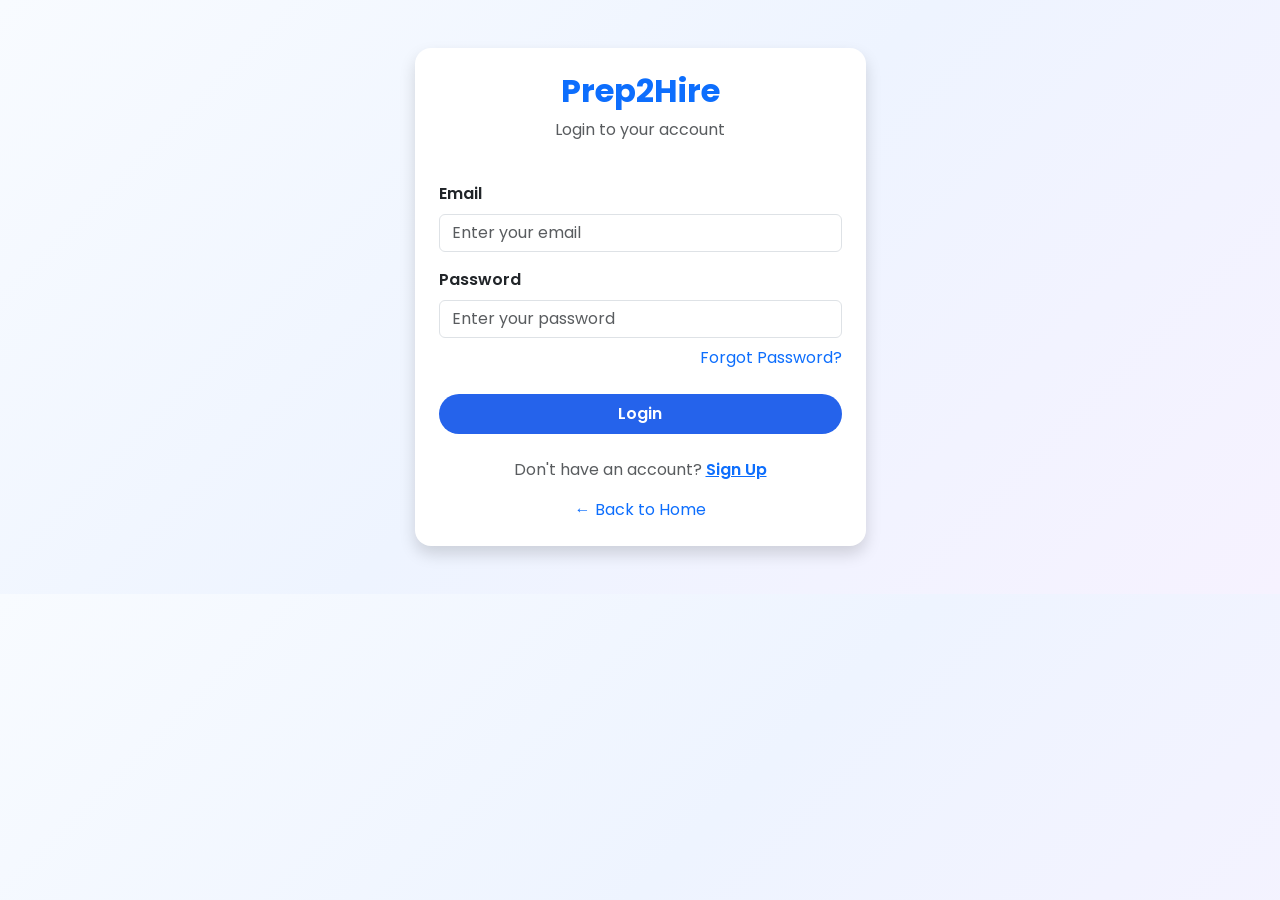
<file: pages/login.html>
<!DOCTYPE html>
<html lang="en">

<head>

    <meta charset="UTF-8">

    <meta
        name="viewport"
        content="width=device-width, initial-scale=1.0">

    <title>Prep2Hire | Login</title>

    <link
        href="https://cdn.jsdelivr.net/npm/bootstrap@5.3.7/dist/css/bootstrap.min.css"
        rel="stylesheet">

    <link
        rel="stylesheet"
        href="../css/style.css">

</head>


<body>


<div class="container py-5">

    <div
        class="row justify-content-center">

        <div class="col-md-6 col-lg-5">

            <div
                class="card
                       border-0
                       shadow
                       rounded-4
                       p-4">


                <!-- Logo -->

                <div
                    class="text-center mb-4">

                    <a
                        href="../index.html"
                        class="text-decoration-none">

                        <h2
                            class="fw-bold text-primary">

                            Prep2Hire

                        </h2>

                    </a>


                    <p class="text-muted">

                        Login to your account

                    </p>

                </div>


                <!-- Login Form -->

                <form id="loginForm">


                    <!-- Email -->

                    <div class="mb-3">

                        <label
                            class="form-label fw-semibold">

                            Email

                        </label>

                        <input
                            type="email"
                            id="email"
                            class="form-control"
                            placeholder="Enter your email"
                            required>

                    </div>


                    <!-- Password -->

                    <div class="mb-2">

                        <label
                            class="form-label fw-semibold">

                            Password

                        </label>

                        <input
                            type="password"
                            id="password"
                            class="form-control"
                            placeholder="Enter your password"
                            required>

                    </div>


                    <!-- Forgot Password -->

                    <div
                        class="text-end mb-4">

                        <a
                            href="forgot-password.html"
                            class="text-decoration-none">

                            Forgot Password?

                        </a>

                    </div>


                    <!-- Login -->

                    <button
                        type="submit"
                        class="btn
                               btn-primary
                               w-100
                               rounded-pill
                               py-2">

                        Login

                    </button>


                </form>


                <!-- Signup -->

                <div
                    class="text-center mt-4">

                    <span class="text-muted">

                        Don't have an account?

                    </span>

                    <a
                        href="signup.html"
                        class="text-primary fw-semibold">

                        Sign Up

                    </a>

                </div>


                <!-- Home -->

                <div
                    class="text-center mt-3">

                    <a
                        href="../index.html"
                        class="text-decoration-none">

                        ← Back to Home

                    </a>

                </div>


            </div>

        </div>

    </div>

</div>


<script src="../js/auth.js"></script>


<script>

document
    .getElementById("loginForm")
    .addEventListener(
        "submit",
        function(event) {

            event.preventDefault();

            loginUser();

        }
    );

</script>


</body>

</html>
</file>
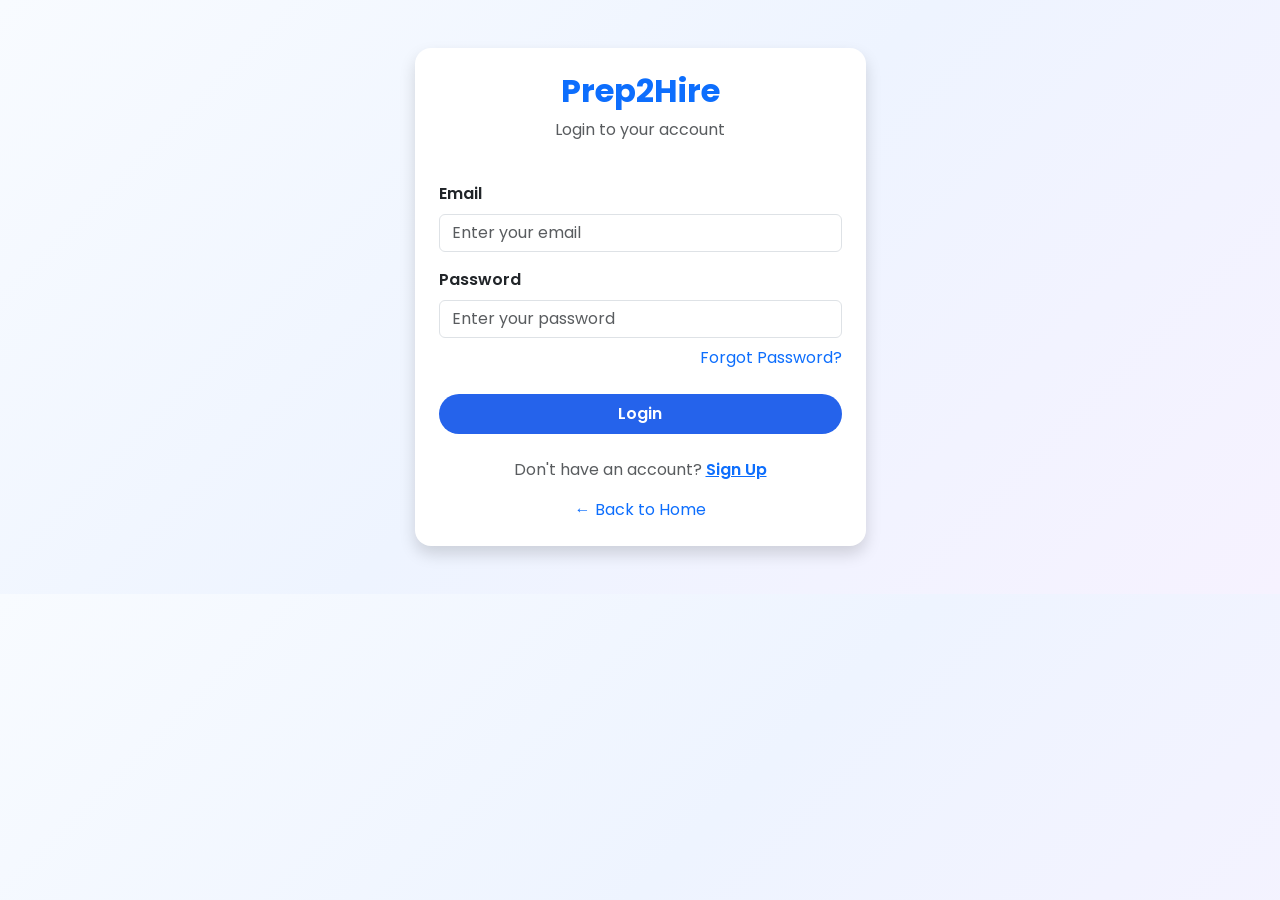
<file: pages/performance-report.html>
<!DOCTYPE html>
<html lang="en">

<head>

    <meta charset="UTF-8">

    <meta
        name="viewport"
        content="width=device-width, initial-scale=1.0">

    <title>Prep2Hire | Performance Report</title>


    <!-- Bootstrap -->

    <link
        href="https://cdn.jsdelivr.net/npm/bootstrap@5.3.7/dist/css/bootstrap.min.css"
        rel="stylesheet">


    <!-- Bootstrap Icons -->

    <link
        rel="stylesheet"
        href="https://cdn.jsdelivr.net/npm/bootstrap-icons@1.11.3/font/bootstrap-icons.min.css">


    <!-- Custom CSS -->

    <link
        rel="stylesheet"
        href="../css/style.css">


    <style>

        body {
            background: #f5f7fb;
        }

        .report-card {
            border: none;
            border-radius: 20px;
        }

        .score-circle {
            width: 130px;
            height: 130px;
            border-radius: 50%;

            display: flex;
            align-items: center;
            justify-content: center;

            margin: auto;

            background:
                conic-gradient(
                    #2563eb var(--score),
                    #e5e7eb 0
                );
        }

        .score-circle-inner {
            width: 100px;
            height: 100px;
            border-radius: 50%;

            background: white;

            display: flex;
            align-items: center;
            justify-content: center;

            font-size: 28px;
            font-weight: bold;
        }

        .metric-card {
            transition: 0.2s;
        }

        .metric-card:hover {
            transform: translateY(-3px);
        }

        .progress {
            height: 10px;
            border-radius: 20px;
        }

        .recommendation-item {
            border-left: 4px solid #2563eb;
        }

        .empty-state {
            min-height: 400px;
            display: flex;
            align-items: center;
            justify-content: center;
            flex-direction: column;
        }

    </style>

</head>


<body>


<!-- ===================================================== -->
<!-- NAVBAR -->
<!-- ===================================================== -->

<nav class="navbar navbar-expand-lg custom-navbar">

    <div class="container">


        <a
            class="navbar-brand logo-text fw-bold"
            href="dashboard.html">

            Prep2Hire

        </a>


        <a
            href="dashboard.html"
            class="btn
                   btn-outline-primary
                   rounded-pill">

            <i class="bi bi-arrow-left"></i>

            Dashboard

        </a>

    </div>

</nav>



<!-- ===================================================== -->
<!-- MAIN -->
<!-- ===================================================== -->

<div class="container py-5">


    <!-- ================================================= -->
    <!-- PAGE HEADER -->
    <!-- ================================================= -->

    <div
        class="text-center
               mb-5">


        <h1
            class="fw-bold">

            Interview Performance Report

        </h1>


        <p
            class="text-muted">

            Your AI-generated performance analysis

        </p>

    </div>



    <!-- ================================================= -->
    <!-- EMPTY STATE -->
    <!-- ================================================= -->

    <div
        id="emptyReport"
        class="card
               report-card
               shadow-sm
               p-5
               mb-4">


        <div
            class="empty-state">


            <i
                class="bi bi-bar-chart-line
                       display-1
                       text-primary">
            </i>


            <h3
                class="fw-bold
                       mt-4">

                No Performance Report Yet

            </h3>


            <p
                class="text-muted
                       text-center">

                Complete an HR, Technical, Coding or
                Mixed AI interview to generate your
                performance report.

            </p>


            <a
                href="company-selection.html"
                class="btn
                       btn-primary
                       rounded-pill
                       px-4">

                Start Interview

            </a>

        </div>

    </div>



    <!-- ================================================= -->
    <!-- REPORT CONTENT -->
    <!-- ================================================= -->

    <div
        id="reportContent"
        style="display: none;">



        <!-- ================================================= -->
        <!-- STUDENT INFORMATION -->
        <!-- ================================================= -->

        <div
            class="card
                   report-card
                   shadow-sm
                   mb-4">


            <div
                class="card-body
                       p-4">


                <div
                    class="row
                           align-items-center">


                    <div
                        class="col-md-8">


                        <h3
                            class="fw-bold">

                            <span
                                id="studentName">

                                Student

                            </span>

                        </h3>


                        <p
                            class="text-muted mb-1">

                            <span
                                id="studentEmail">

                            </span>

                        </p>


                        <p
                            class="mb-0">

                            <strong>
                                Company:
                            </strong>

                            <span
                                id="companyName">

                                --

                            </span>

                        </p>


                        <p
                            class="mb-0">

                            <strong>
                                Role:
                            </strong>

                            <span
                                id="jobRole">

                                --

                            </span>

                        </p>


                        <p
                            class="mb-0">

                            <strong>
                                Interview:
                            </strong>

                            <span
                                id="interviewType">

                                --

                            </span>

                        </p>

                    </div>


                    <div
                        class="col-md-4
                               text-md-end
                               mt-3
                               mt-md-0">


                        <small
                            class="text-muted">

                            Interview Date

                        </small>


                        <div
                            class="fw-semibold"
                            id="interviewDate">

                            --

                        </div>

                    </div>

                </div>

            </div>

        </div>



        <!-- ================================================= -->
        <!-- OVERALL SCORE -->
        <!-- ================================================= -->

        <div
            class="card
                   report-card
                   shadow-sm
                   mb-4">


            <div
                class="card-body
                       p-4
                       text-center">


                <h4
                    class="fw-bold
                           mb-4">

                    Overall Performance

                </h4>


                <div
                    id="overallCircle"
                    class="score-circle"
                    style="--score: 0%;">


                    <div
                        class="score-circle-inner">


                        <span
                            id="overallScore">

                            0%

                        </span>


                    </div>

                </div>


                <h4
                    id="overallRating"
                    class="fw-bold
                           mt-3">

                    --

                </h4>


                <p
                    id="overallMessage"
                    class="text-muted">

                </p>

            </div>

        </div>



        <!-- ================================================= -->
        <!-- PERFORMANCE METRICS -->
        <!-- ================================================= -->

        <div
            class="row
                   g-4
                   mb-4">


            <!-- Technical -->

            <div
                class="col-md-6
                       col-lg-3">


                <div
                    class="card
                           metric-card
                           report-card
                           shadow-sm
                           p-4
                           h-100">


                    <i
                        class="bi bi-cpu
                               fs-1
                               text-primary">
                    </i>


                    <h6
                        class="text-muted
                               mt-3">

                        Technical

                    </h6>


                    <h3
                        id="technicalScore"
                        class="fw-bold">

                        0%

                    </h3>


                    <div
                        class="progress">


                        <div
                            id="technicalProgress"
                            class="progress-bar"
                            style="width: 0%;">

                        </div>

                    </div>

                </div>

            </div>



            <!-- Communication -->

            <div
                class="col-md-6
                       col-lg-3">


                <div
                    class="card
                           metric-card
                           report-card
                           shadow-sm
                           p-4
                           h-100">


                    <i
                        class="bi bi-chat-dots
                               fs-1
                               text-success">
                    </i>


                    <h6
                        class="text-muted
                               mt-3">

                        Communication

                    </h6>


                    <h3
                        id="communicationScore"
                        class="fw-bold">

                        0%

                    </h3>


                    <div
                        class="progress">


                        <div
                            id="communicationProgress"
                            class="progress-bar bg-success"
                            style="width: 0%;">

                        </div>

                    </div>

                </div>

            </div>



            <!-- Confidence -->

            <div
                class="col-md-6
                       col-lg-3">


                <div
                    class="card
                           metric-card
                           report-card
                           shadow-sm
                           p-4
                           h-100">


                    <i
                        class="bi bi-mic
                               fs-1
                               text-warning">
                    </i>


                    <h6
                        class="text-muted
                               mt-3">

                        Voice Confidence

                    </h6>


                    <h3
                        id="confidenceScore"
                        class="fw-bold">

                        0%

                    </h3>


                    <div
                        class="progress">


                        <div
                            id="confidenceProgress"
                            class="progress-bar bg-warning"
                            style="width: 0%;">

                        </div>

                    </div>

                </div>

            </div>



            <!-- Coding -->

            <div
                class="col-md-6
                       col-lg-3">


                <div
                    class="card
                           metric-card
                           report-card
                           shadow-sm
                           p-4
                           h-100">


                    <i
                        class="bi bi-code-slash
                               fs-1
                               text-danger">
                    </i>


                    <h6
                        class="text-muted
                               mt-3">

                        Coding

                    </h6>


                    <h3
                        id="codingScore"
                        class="fw-bold">

                        0%

                    </h3>


                    <div
                        class="progress">


                        <div
                            id="codingProgress"
                            class="progress-bar bg-danger"
                            style="width: 0%;">

                        </div>

                    </div>

                </div>

            </div>

        </div>



        <!-- ================================================= -->
        <!-- FACE / EYE / EMOTION -->
        <!-- ================================================= -->

        <div
            class="card
                   report-card
                   shadow-sm
                   mb-4">


            <div
                class="card-body
                       p-4">


                <h4
                    class="fw-bold
                           mb-4">

                    AI Behavioral Analysis

                </h4>


                <div
                    class="row
                           g-4">


                    <!-- Face -->

                    <div
                        class="col-md-4">


                        <div
                            class="text-center">


                            <i
                                class="bi bi-person-bounding-box
                                       fs-1
                                       text-primary">
                            </i>


                            <h6
                                class="mt-2">

                                Face Presence

                            </h6>


                            <h4
                                id="faceScore"
                                class="fw-bold">

                                0%

                            </h4>


                            <div
                                class="progress">


                                <div
                                    id="faceProgress"
                                    class="progress-bar"
                                    style="width: 0%;">

                                </div>

                            </div>

                        </div>

                    </div>



                    <!-- Eye -->

                    <div
                        class="col-md-4">


                        <div
                            class="text-center">


                            <i
                                class="bi bi-eye
                                       fs-1
                                       text-success">
                            </i>


                            <h6
                                class="mt-2">

                                Eye Contact

                            </h6>


                            <h4
                                id="eyeScore"
                                class="fw-bold">

                                0%

                            </h4>


                            <div
                                class="progress">


                                <div
                                    id="eyeProgress"
                                    class="progress-bar bg-success"
                                    style="width: 0%;">

                                </div>

                            </div>

                        </div>

                    </div>



                    <!-- Emotion -->

                    <div
                        class="col-md-4
                               text-center">


                        <i
                            class="bi bi-emoji-smile
                                   fs-1
                                   text-warning">
                        </i>


                        <h6
                            class="mt-2">

                            Dominant Emotion

                        </h6>


                        <h4
                            id="dominantEmotion"
                            class="fw-bold">

                            --

                        </h4>


                    </div>

                </div>

            </div>

        </div>



        <!-- ================================================= -->
        <!-- SPEECH ANALYSIS -->
        <!-- ================================================= -->

        <div
            class="card
                   report-card
                   shadow-sm
                   mb-4">


            <div
                class="card-body
                       p-4">


                <h4
                    class="fw-bold
                           mb-4">

                    Speech Analysis

                </h4>


                <div
                    class="row
                           g-4">


                    <div
                        class="col-md-4">


                        <h6
                            class="text-muted">

                            Words Spoken

                        </h6>


                        <h3
                            id="wordCount"
                            class="fw-bold">

                            0

                        </h3>

                    </div>


                    <div
                        class="col-md-4">


                        <h6
                            class="text-muted">

                            Filler Words

                        </h6>


                        <h3
                            id="fillerWords"
                            class="fw-bold">

                            0

                        </h3>

                    </div>


                    <div
                        class="col-md-4">


                        <h6
                            class="text-muted">

                            Speaking Rate

                        </h6>


                        <h3
                            id="speakingRate"
                            class="fw-bold">

                            0 WPM

                        </h3>

                    </div>

                </div>

            </div>

        </div>



        <!-- ================================================= -->
        <!-- STRENGTHS & WEAKNESSES -->
        <!-- ================================================= -->

        <div
            class="row
                   g-4
                   mb-4">


            <!-- Strengths -->

            <div
                class="col-md-6">


                <div
                    class="card
                           report-card
                           shadow-sm
                           h-100">


                    <div
                        class="card-body
                               p-4">


                        <h4
                            class="fw-bold
                                   text-success">

                            <i
                                class="bi bi-check-circle me-2">
                            </i>

                            Strengths

                        </h4>


                        <ul
                            id="strengthsList"
                            class="mt-3">

                        </ul>

                    </div>

                </div>

            </div>



            <!-- Weaknesses -->

            <div
                class="col-md-6">


                <div
                    class="card
                           report-card
                           shadow-sm
                           h-100">


                    <div
                        class="card-body
                               p-4">


                        <h4
                            class="fw-bold
                                   text-danger">

                            <i
                                class="bi bi-exclamation-circle me-2">
                            </i>

                            Areas to Improve

                        </h4>


                        <ul
                            id="weaknessesList"
                            class="mt-3">

                        </ul>

                    </div>

                </div>

            </div>

        </div>



        <!-- ================================================= -->
        <!-- AI RECOMMENDATIONS -->
        <!-- ================================================= -->

        <div
            class="card
                   report-card
                   shadow-sm
                   mb-4">


            <div
                class="card-body
                       p-4">


                <h4
                    class="fw-bold">

                    <i
                        class="bi bi-stars
                               text-primary me-2">
                    </i>

                    AI Recommendations

                </h4>


                <div
                    id="recommendationsList"
                    class="mt-3">

                </div>

            </div>

        </div>



        <!-- ================================================= -->
        <!-- DOWNLOAD -->
        <!-- ================================================= -->

        <div
            class="text-center
                   mt-4">


            <button
                onclick="window.print()"
                class="btn
                       btn-dark
                       rounded-pill
                       px-4">

                <i
                    class="bi bi-printer me-2">
                </i>

                Print Report

            </button>


            <a
                href="dashboard.html"
                class="btn
                       btn-primary
                       rounded-pill
                       px-4
                       ms-2">

                Back to Dashboard

            </a>

        </div>


    </div>

</div>



<!-- ===================================================== -->
<!-- JAVASCRIPT -->
<!-- ===================================================== -->

<script src="../js/auth.js"></script>


<script>

// ======================================================
// PROTECT PAGE
// ======================================================

protectPage();


// ======================================================
// LOAD CURRENT USER
// ======================================================

const currentUser =
    getCurrentUser();


// ======================================================
// SAMPLE REPORT DATA
// ======================================================
//
// This is temporary frontend data.
// Later this exact structure will come
// from Mohitha's FastAPI backend.
//
// ======================================================

const sampleReport = {

    company: "Google",

    role: "Data Analyst",

    interviewType: "Mixed Interview",

    date: new Date().toLocaleDateString(),

    overallScore: 86,

    technical: 88,

    communication: 82,

    confidence: 91,

    coding: 84,

    facePresence: 96,

    eyeContact: 89,

    emotion: "Happy",

    words: 177,

    fillerWords: 2,

    wpm: 164,

    strengths: [

        "Strong technical knowledge",

        "Good communication skills",

        "High voice confidence",

        "Maintained good eye contact"

    ],

    weaknesses: [

        "Improve answer structure",

        "Reduce filler words",

        "Practice advanced coding problems"

    ],

    recommendations: [

        "Practice STAR method for HR questions.",

        "Continue improving eye contact during interviews.",

        "Practice medium and hard DSA problems.",

        "Work on concise and structured answers."

    ]

};



// ======================================================
// LOAD REPORT
// ======================================================

function loadReport(report) {


    // ------------------------------------------
    // Show report
    // ------------------------------------------

    document.getElementById(
        "emptyReport"
    ).style.display = "none";


    document.getElementById(
        "reportContent"
    ).style.display = "block";


    // ------------------------------------------
    // User
    // ------------------------------------------

    if (currentUser) {

        document.getElementById(
            "studentName"
        ).textContent =
            currentUser.name;


        document.getElementById(
            "studentEmail"
        ).textContent =
            currentUser.email;

    }


    // ------------------------------------------
    // Interview information
    // ------------------------------------------

    document.getElementById(
        "companyName"
    ).textContent =
        report.company;


    document.getElementById(
        "jobRole"
    ).textContent =
        report.role;


    document.getElementById(
        "interviewType"
    ).textContent =
        report.interviewType;


    document.getElementById(
        "interviewDate"
    ).textContent =
        report.date;


    // ------------------------------------------
    // Overall
    // ------------------------------------------

    document.getElementById(
        "overallScore"
    ).textContent =
        report.overallScore + "%";


    document.getElementById(
        "overallCircle"
    ).style.setProperty(
        "--score",
        report.overallScore + "%"
    );


    // ------------------------------------------
    // Overall rating
    // ------------------------------------------

    let rating = "";

    if (report.overallScore >= 90) {

        rating = "Excellent";

    }
    else if (report.overallScore >= 75) {

        rating = "Very Good";

    }
    else if (report.overallScore >= 60) {

        rating = "Good";

    }
    else {

        rating = "Needs Improvement";

    }


    document.getElementById(
        "overallRating"
    ).textContent =
        rating;


    document.getElementById(
        "overallMessage"
    ).textContent =

        "Your performance was evaluated across technical, communication, coding and behavioral skills.";


    // ------------------------------------------
    // Metrics
    // ------------------------------------------

    setMetric(
        "technicalScore",
        "technicalProgress",
        report.technical
    );


    setMetric(
        "communicationScore",
        "communicationProgress",
        report.communication
    );


    setMetric(
        "confidenceScore",
        "confidenceProgress",
        report.confidence
    );


    setMetric(
        "codingScore",
        "codingProgress",
        report.coding
    );


    // ------------------------------------------
    // Face
    // ------------------------------------------

    setMetric(
        "faceScore",
        "faceProgress",
        report.facePresence
    );


    // ------------------------------------------
    // Eye
    // ------------------------------------------

    setMetric(
        "eyeScore",
        "eyeProgress",
        report.eyeContact
    );


    // ------------------------------------------
    // Emotion
    // ------------------------------------------

    document.getElementById(
        "dominantEmotion"
    ).textContent =
        report.emotion;


    // ------------------------------------------
    // Speech
    // ------------------------------------------

    document.getElementById(
        "wordCount"
    ).textContent =
        report.words;


    document.getElementById(
        "fillerWords"
    ).textContent =
        report.fillerWords;


    document.getElementById(
        "speakingRate"
    ).textContent =
        report.wpm + " WPM";


    // ------------------------------------------
    // Strengths
    // ------------------------------------------

    renderList(
        "strengthsList",
        report.strengths
    );


    // ------------------------------------------
    // Weaknesses
    // ------------------------------------------

    renderList(
        "weaknessesList",
        report.weaknesses
    );


    // ------------------------------------------
    // Recommendations
    // ------------------------------------------

    renderRecommendations(
        report.recommendations
    );

}



// ======================================================
// SET METRIC
// ======================================================

function setMetric(
    textId,
    progressId,
    value
) {


    document.getElementById(
        textId
    ).textContent =
        value + "%";


    document.getElementById(
        progressId
    ).style.width =
        value + "%";

}



// ======================================================
// RENDER LIST
// ======================================================

function renderList(
    elementId,
    items
) {


    const container =
        document.getElementById(
            elementId
        );


    container.innerHTML = "";


    items.forEach(
        item => {

            const li =
                document.createElement(
                    "li"
                );


            li.className =
                "mb-2";


            li.textContent =
                item;


            container.appendChild(
                li
            );

        }
    );

}



// ======================================================
// RENDER RECOMMENDATIONS
// ======================================================

function renderRecommendations(
    items
) {


    const container =
        document.getElementById(
            "recommendationsList"
        );


    container.innerHTML = "";


    items.forEach(
        item => {


            const div =
                document.createElement(
                    "div"
                );


            div.className =
                "recommendation-item bg-light rounded-3 p-3 mb-3";


            div.innerHTML = `

                <i class="bi bi-lightbulb text-warning me-2"></i>

                ${item}

            `;


            container.appendChild(
                div
            );

        }
    );

}



// ======================================================
// LOAD REPORT
// ======================================================

/*
 * TEMPORARY:
 * Load sample report.
 *
 * Later replace this with:
 *
 * fetch("http://localhost:8000/...")
 *
 * ====================================================
 */

loadReport(sampleReport);

</script>


</body>

</html>
</file>
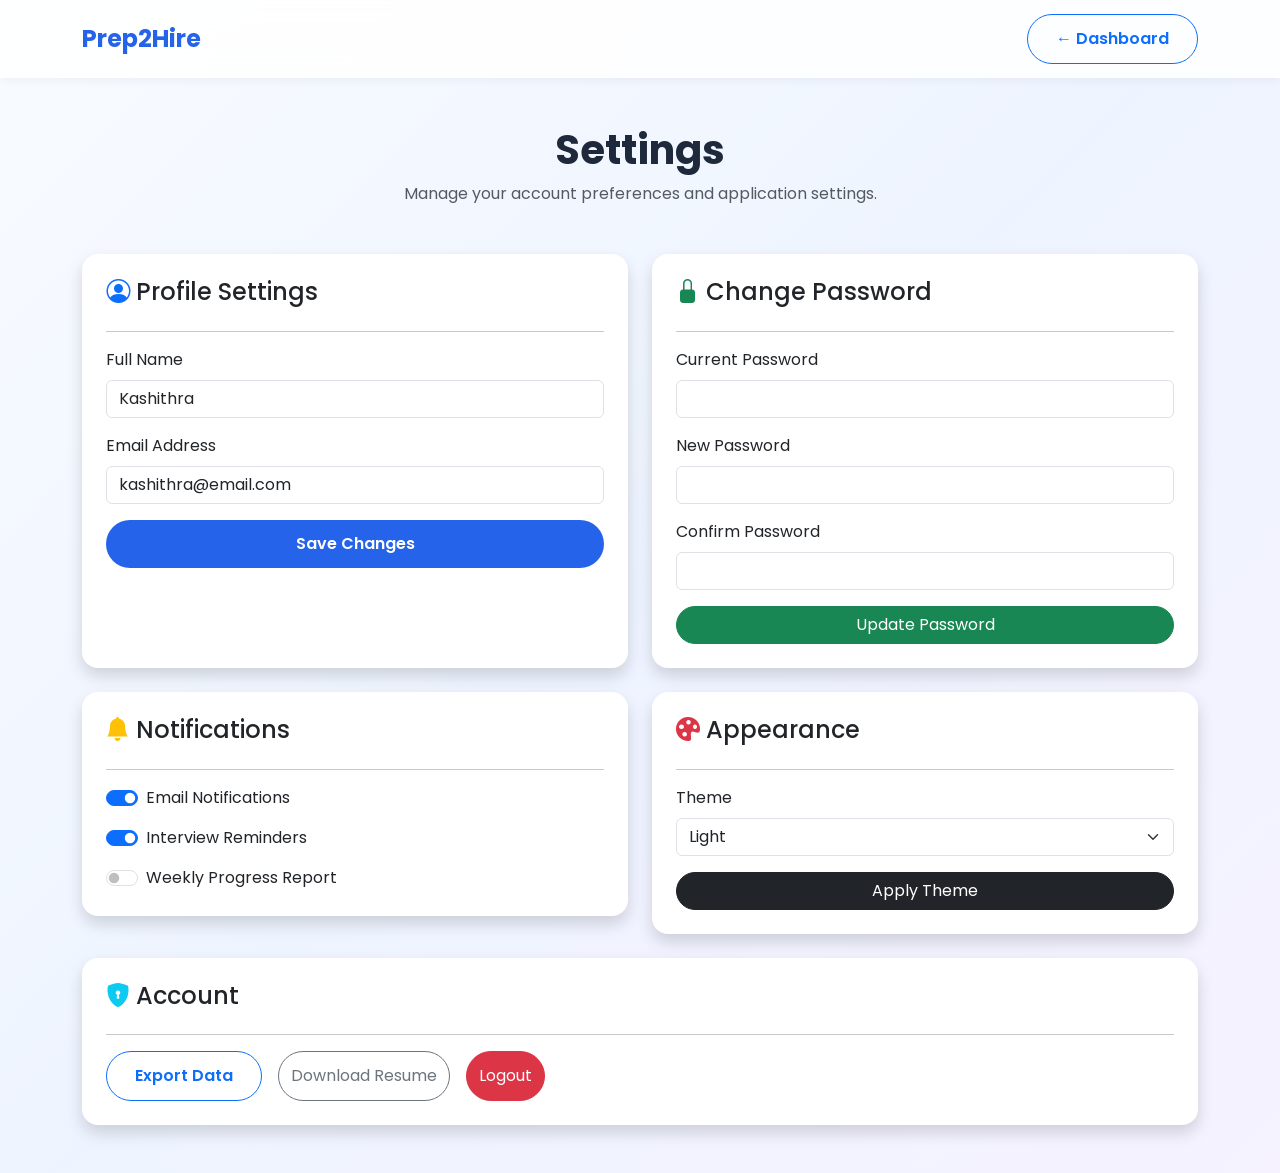
<file: pages/settings.html>
<!DOCTYPE html>
<html lang="en">

<head>

    <meta charset="UTF-8">
    <meta name="viewport" content="width=device-width, initial-scale=1.0">

    <title>Prep2Hire | Settings</title>

    <!-- Bootstrap CSS -->
    <link href="https://cdn.jsdelivr.net/npm/bootstrap@5.3.7/dist/css/bootstrap.min.css" rel="stylesheet">

    <!-- Bootstrap Icons -->
    <link rel="stylesheet"
        href="https://cdn.jsdelivr.net/npm/bootstrap-icons@1.11.3/font/bootstrap-icons.min.css">

    <!-- Custom CSS -->
    <link rel="stylesheet" href="../css/style.css">

</head>

<body>

    <!-- Navbar -->

    <nav class="navbar navbar-expand-lg custom-navbar">

        <div class="container">

            <a class="navbar-brand logo-text fw-bold" href="../index.html">
                Prep2Hire
            </a>

            <a href="dashboard.html" class="btn btn-outline-primary rounded-pill">
                ← Dashboard
            </a>

        </div>

    </nav>

    <!-- Page Header -->

    <div class="container py-5">

        <div class="text-center mb-5">

            <h1 class="fw-bold">
                Settings
            </h1>

            <p class="text-muted">
                Manage your account preferences and application settings.
            </p>

        </div>

        <div class="row g-4">

            <!-- Profile Settings -->

            <div class="col-lg-6">

                <div class="card shadow border-0 rounded-4 p-4 h-100">

                    <h4>
                        <i class="bi bi-person-circle text-primary"></i>
                        Profile Settings
                    </h4>

                    <hr>

                    <div class="mb-3">

                        <label class="form-label">
                            Full Name
                        </label>

                        <input
                            type="text"
                            class="form-control"
                            value="Kashithra">

                    </div>

                    <div class="mb-3">

                        <label class="form-label">
                            Email Address
                        </label>

                        <input
                            type="email"
                            class="form-control"
                            value="kashithra@email.com">

                    </div>

                    <button class="btn btn-primary rounded-pill">
                        Save Changes
                    </button>

                </div>

            </div>

            <!-- Change Password -->

            <div class="col-lg-6">

                <div class="card shadow border-0 rounded-4 p-4 h-100">

                    <h4>
                        <i class="bi bi-lock-fill text-success"></i>
                        Change Password
                    </h4>

                    <hr>

                    <div class="mb-3">

                        <label class="form-label">
                            Current Password
                        </label>

                        <input
                            type="password"
                            class="form-control">

                    </div>

                    <div class="mb-3">

                        <label class="form-label">
                            New Password
                        </label>

                        <input
                            type="password"
                            class="form-control">

                    </div>

                    <div class="mb-3">

                        <label class="form-label">
                            Confirm Password
                        </label>

                        <input
                            type="password"
                            class="form-control">

                    </div>

                    <button class="btn btn-success rounded-pill">
                        Update Password
                    </button>

                </div>

            </div>

            <!-- Notification Settings -->

            <div class="col-lg-6">

                <div class="card shadow border-0 rounded-4 p-4">

                    <h4>
                        <i class="bi bi-bell-fill text-warning"></i>
                        Notifications
                    </h4>

                    <hr>

                    <div class="form-check form-switch mb-3">

                        <input
                            class="form-check-input"
                            type="checkbox"
                            checked>

                        <label class="form-check-label">
                            Email Notifications
                        </label>

                    </div>

                    <div class="form-check form-switch mb-3">

                        <input
                            class="form-check-input"
                            type="checkbox"
                            checked>

                        <label class="form-check-label">
                            Interview Reminders
                        </label>

                    </div>

                    <div class="form-check form-switch">

                        <input
                            class="form-check-input"
                            type="checkbox">

                        <label class="form-check-label">
                            Weekly Progress Report
                        </label>

                    </div>

                </div>

            </div>

            <!-- Appearance -->

            <div class="col-lg-6">

                <div class="card shadow border-0 rounded-4 p-4">

                    <h4>
                        <i class="bi bi-palette-fill text-danger"></i>
                        Appearance
                    </h4>

                    <hr>

                    <label class="form-label">
                        Theme
                    </label>

                    <select class="form-select mb-3">

                        <option selected>Light</option>
                        <option>Dark</option>
                        <option>System Default</option>

                    </select>

                    <button class="btn btn-dark rounded-pill">
                        Apply Theme
                    </button>

                </div>

            </div>

            <!-- Account -->

            <div class="col-12">

                <div class="card shadow border-0 rounded-4 p-4">

                    <h4>
                        <i class="bi bi-shield-lock-fill text-info"></i>
                        Account
                    </h4>

                    <hr>

                    <div class="d-flex flex-wrap gap-3">

                        <button class="btn btn-outline-primary rounded-pill">
                            Export Data
                        </button>

                        <button class="btn btn-outline-secondary rounded-pill">
                            Download Resume
                        </button>

                        <button class="btn btn-danger rounded-pill">
                            Logout
                        </button>

                    </div>

                </div>

            </div>

        </div>

    </div>

    <!-- Bootstrap JS -->

    <script src="https://cdn.jsdelivr.net/npm/bootstrap@5.3.7/dist/js/bootstrap.bundle.min.js"></script>

</body>

</html>
</file>
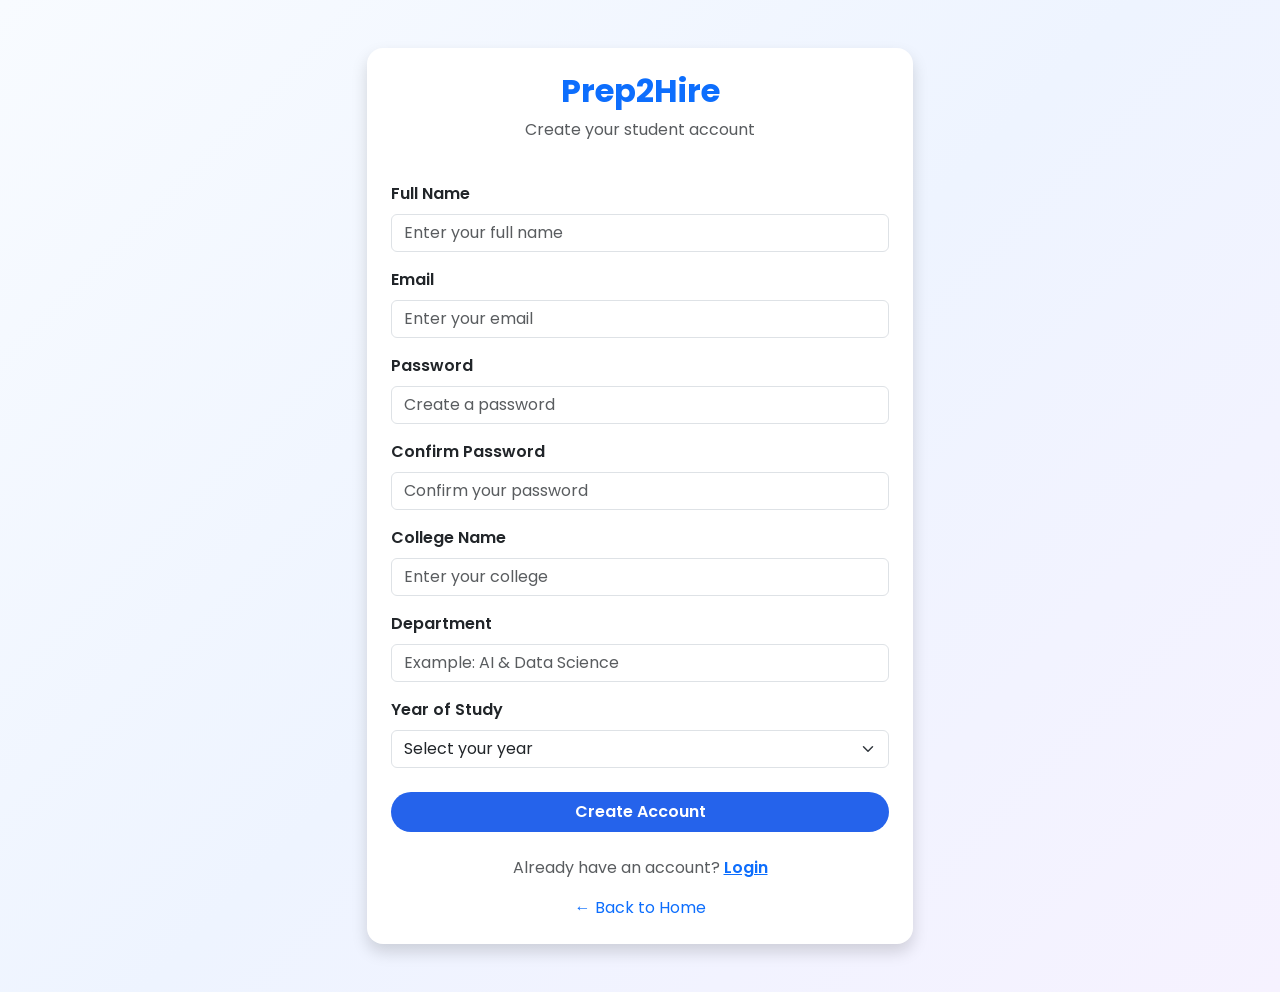
<file: pages/signup.html>
<!DOCTYPE html>
<html lang="en">

<head>

    <meta charset="UTF-8">

    <meta
        name="viewport"
        content="width=device-width, initial-scale=1.0">

    <title>Prep2Hire | Sign Up</title>

    <link
        href="https://cdn.jsdelivr.net/npm/bootstrap@5.3.7/dist/css/bootstrap.min.css"
        rel="stylesheet">

    <link
        rel="stylesheet"
        href="../css/style.css">

</head>


<body>


<div class="container py-5">

    <div
        class="row justify-content-center">

        <div class="col-md-8 col-lg-6">

            <div
                class="card
                       border-0
                       shadow
                       rounded-4
                       p-4">


                <!-- Logo -->

                <div class="text-center mb-4">

                    <a
                        href="../index.html"
                        class="text-decoration-none">

                        <h2
                            class="fw-bold text-primary">

                            Prep2Hire

                        </h2>

                    </a>


                    <p class="text-muted">

                        Create your student account

                    </p>

                </div>


                <!-- Signup Form -->

                <form
                    id="signupForm">


                    <!-- Name -->

                    <div class="mb-3">

                        <label
                            class="form-label fw-semibold">

                            Full Name

                        </label>

                        <input
                            type="text"
                            id="name"
                            class="form-control"
                            placeholder="Enter your full name"
                            required>

                    </div>


                    <!-- Email -->

                    <div class="mb-3">

                        <label
                            class="form-label fw-semibold">

                            Email

                        </label>

                        <input
                            type="email"
                            id="email"
                            class="form-control"
                            placeholder="Enter your email"
                            required>

                    </div>


                    <!-- Password -->

                    <div class="mb-3">

                        <label
                            class="form-label fw-semibold">

                            Password

                        </label>

                        <input
                            type="password"
                            id="password"
                            class="form-control"
                            placeholder="Create a password"
                            required>

                    </div>


                    <!-- Confirm Password -->

                    <div class="mb-3">

                        <label
                            class="form-label fw-semibold">

                            Confirm Password

                        </label>

                        <input
                            type="password"
                            id="confirmPassword"
                            class="form-control"
                            placeholder="Confirm your password"
                            required>

                    </div>


                    <!-- College -->

                    <div class="mb-3">

                        <label
                            class="form-label fw-semibold">

                            College Name

                        </label>

                        <input
                            type="text"
                            id="college"
                            class="form-control"
                            placeholder="Enter your college"
                            required>

                    </div>


                    <!-- Department -->

                    <div class="mb-3">

                        <label
                            class="form-label fw-semibold">

                            Department

                        </label>

                        <input
                            type="text"
                            id="department"
                            class="form-control"
                            placeholder="Example: AI & Data Science"
                            required>

                    </div>


                    <!-- Year -->

                    <div class="mb-4">

                        <label
                            class="form-label fw-semibold">

                            Year of Study

                        </label>

                        <select
                            id="year"
                            class="form-select"
                            required>

                            <option value="">
                                Select your year
                            </option>

                            <option value="1st Year">
                                1st Year
                            </option>

                            <option value="2nd Year">
                                2nd Year
                            </option>

                            <option value="3rd Year">
                                3rd Year
                            </option>

                            <option value="4th Year">
                                4th Year
                            </option>

                        </select>

                    </div>


                    <!-- Submit -->

                    <button
                        type="submit"
                        class="btn
                               btn-primary
                               w-100
                               rounded-pill
                               py-2">

                        Create Account

                    </button>


                </form>


                <!-- Login -->

                <div
                    class="text-center mt-4">

                    <span class="text-muted">

                        Already have an account?

                    </span>

                    <a
                        href="login.html"
                        class="text-primary fw-semibold">

                        Login

                    </a>

                </div>


                <!-- Home -->

                <div
                    class="text-center mt-3">

                    <a
                        href="../index.html"
                        class="text-decoration-none">

                        ← Back to Home

                    </a>

                </div>


            </div>

        </div>

    </div>

</div>


<script src="../js/auth.js"></script>


<script>

document
    .getElementById("signupForm")
    .addEventListener(
        "submit",
        function(event) {

            event.preventDefault();

            createAccount();

        }
    );

</script>


</body>

</html>
</file>
<file: css/style.css>
/* Google Font */
@import url("https://fonts.googleapis.com/css2?family=Poppins:wght@300;400;500;600;700&display=swap");


/* =========================
   GLOBAL STYLES
========================= */

*{
    margin:0;
    padding:0;
    box-sizing:border-box;
}

body{
    font-family:"Poppins", sans-serif;

    /* Soft professional gradient */
    background:linear-gradient(
        135deg,
        #f8fbff 0%,
        #eef4ff 50%,
        #f6f2ff 100%
    );

    color:#1e293b;
}


/* =========================
   NAVBAR
========================= */

.custom-navbar{

    background:rgba(255,255,255,0.85);

    backdrop-filter:blur(12px);

    box-shadow:0 2px 10px rgba(0,0,0,0.05);

    padding:14px 0;
}


.logo-text{

    color:#2563eb !important;

    font-size:1.5rem;

    font-weight:700;
}


.nav-link{

    color:#334155 !important;

    font-weight:500;

    margin-right:10px;

    transition:0.3s ease;
}


.nav-link:hover{

    color:#2563eb !important;
}


/* Login Button */

.login-btn{

    background:#2563eb;

    color:white;

    padding:10px 22px;

    border-radius:50px;

    font-weight:600;

    transition:0.3s ease;

}


.login-btn:hover{

    background:#1d4ed8;

    color:white;

}



/* =========================
   HERO SECTION
========================= */


.hero-section{

    min-height:85vh;

    display:flex;

    align-items:center;

}



/* Hero Image */

.hero-image{

    width:100%;

    max-width:560px;

    height:auto;

    animation:float 5s ease-in-out infinite;

}



/* Floating Animation */

@keyframes float{

    0%{

        transform:translateY(0);

    }


    50%{

        transform:translateY(-12px);

    }


    100%{

        transform:translateY(0);

    }

}



/* =========================
   BUTTONS
========================= */


.btn-primary{

    background:#2563eb;

    border:none;

    border-radius:50px;

    padding:12px 28px;

    font-weight:600;

    transition:0.3s ease;

}



.btn-primary:hover{

    background:#1d4ed8;

}



.btn-outline-primary{

    border-radius:50px;

    padding:12px 28px;

    font-weight:600;

    transition:0.3s ease;

}



/* =========================
   RESPONSIVE DESIGN
========================= */


@media(max-width:768px){

    .hero-section{

        text-align:center;

        min-height:auto;

        padding:50px 0;

    }


    .hero-image{

        max-width:400px;

        margin-top:30px;

    }


    .nav-link{

        margin-right:0;

        margin-bottom:10px;

    }

}
</file>
